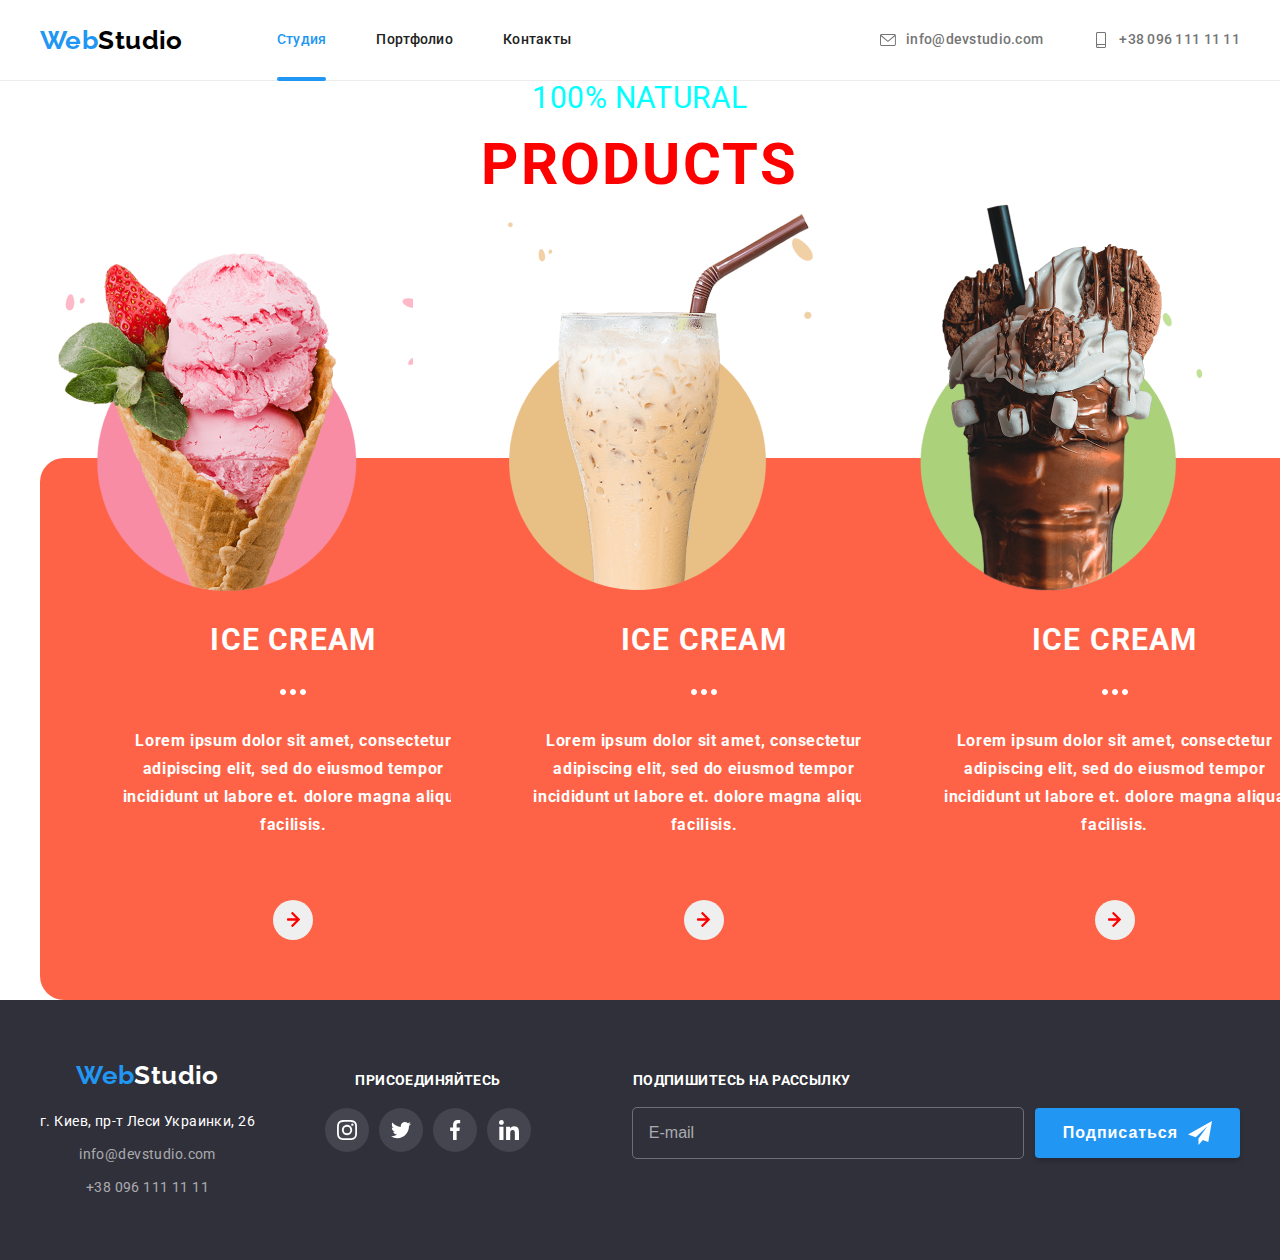
<file: index.html>
<!DOCTYPE html>
<html lang="ru">

<head>
    <meta charset="UTF-8">
    <meta http-equiv="X-UA-Compatible" content="IE=edge">
    <meta name="viewport" content="width=device-width, initial-scale=1.0">
    <title>Module 02</title>
    <!-- Project fonts -->
    <!-- <link rel="stylesheet" href="./css/fonts.css"> -->
    <link rel="preconnect" href="https://fonts.googleapis.com">
    <link rel="preconnect" href="https://fonts.gstatic.com" crossorigin>
    <link
        href="https://fonts.googleapis.com/css2?family=Raleway:wght@700&family=Roboto:wght@400;500;700;900&display=swap"
        rel="stylesheet">

    <!-- Normalize -->
    <link rel="stylesheet" href="https://cdnjs.cloudflare.com/ajax/libs/modern-normalize/1.1.0/modern-normalize.min.css"
        integrity="sha512-wpPYUAdjBVSE4KJnH1VR1HeZfpl1ub8YT/NKx4PuQ5NmX2tKuGu6U/JRp5y+Y8XG2tV+wKQpNHVUX03MfMFn9Q=="
        crossorigin="anonymous" referrerpolicy="no-referrer" />

    <!-- Custom styles -->
    <!-- <link rel="stylesheet" href="./css/styles.css"> -->
    <link rel="stylesheet" href="./css/main.min.css">
</head>

<body>
    <!-- Шапка -->
    <header class="header">
        <div class="container header__container">
            <a class="logo header__logo" href="./index.html">Web<span class="logo--black">Studio</span></a>
            <nav class="navigation">
                <ul class="navigation__list list">
                    <li class="navigation__item">
                        <a class="navigation__link navigation__link--current link" href="./index.html">
                            Студия
                        </a>
                    </li>
                    <li class="navigation__item">
                        <a class="navigation__link link" href="./portfolio.html">Портфолио</a>
                    </li>
                    <li class="navigation__item">
                        <a class="navigation__link link" href="">Контакты</a>
                    </li>
                </ul>
            </nav>
            <ul class="header__contact list">
                <li class="header__item">
                    <a class="header__link link" href="mailto:info@devstudio.com">
                        <svg class="header__icon" width="16" height="16">
                            <use href="./images/icon/sprite.svg#envelop"></use>
                        </svg>
                        info@devstudio.com
                    </a>
                </li>
                <li class="header__item">
                    <a class="header__link link" href="tel:+380961111111">
                        <svg class="header__icon" width="16" height="16">
                            <use href="./images/icon/sprite.svg#smartphone" width="16" height="16"></use>
                        </svg>
                        +38 096 111 11 11
                    </a>
                </li>
            </ul>
            <!-- header-menu -->
            <button class="btn menu-btn" type="button" aria-label="Меню" data-menu-button>
                <svg class="header__menu-icon" width="40" height="40">
                    <use href="./images/icon/sprite.svg#menu"></use>
                    <!-- <use href="./images/icon/sprite.svg#modal-btn"></use> -->
                </svg>
                <svg class="header__cross-icon" width="18" height="18">
                    <use href="./images/icon/sprite.svg#modal-btn"></use>
                </svg>
            </button>
            <div class="menu-container container">
                <ul class="menu-navigation list">
                    <li class="menu-navigation__item ">
                        <a href="./index.html"
                            class="link menu-navigation__link menu-navigation__link--current">Студия</a>
                    </li>
                    <li class="menu-navigation__item">
                        <a href="./portfolio.html" class="link menu-navigation__link">Портфолио</a>
                    </li>
                    <li class="menu-navigation__item">
                        <a href="" class="link menu-navigation__link">Контакты</a>
                    </li>
                </ul>
                <ul class="menu-contact list">
                    <li class="menu-contact__item">
                        <a href="tel:+380961111111" class="link menu-contact__link">+38 096 111 11 11</a>
                    </li>
                    <li class="menu-contact__item">
                        <a href="mailto:info@devstudio.com"
                            class="link menu-contact__link menu-contact__link--mail">info@devstudio.com</a>
                    </li>
                </ul>
                <ul class="menu-socials list">
                    <li class="menu-socials__item">
                        <a href="" class="link menu-socials__link">Instagram</a>
                    </li>
                    <li class="menu-socials__item">
                        <a href="" class="link menu-socials__link">Twitter</a>
                    </li>
                    <li class="menu-socials__item">
                        <a href="" class="link menu-socials__link">Facebook</a>
                    </li>
                    <li class="menu-socials__item">
                        <a href="" class="link menu-socials__link">LinkedIn</a>
                    </li>
                </ul>
            </div>
        </div>
    </header>
    <main>
        <!-- Герой -->
        <!-- <section class="hero">
            <div class="container hero__container">
                <h1 class="hero__title">Эффективные решения<br />для вашего бизнеса</h1>
                <button class="btn hero-btn" type="button" data-modal-open>Заказать услугу</button>
                <div class="backdrop is-hidden" data-modal>
                    <div class="modal-wrapper">
                        <button class="btn modal-btn" type="button" data-modal-close aria-label="Закрить">
                            <svg class="modal-btn__icon" width="11" height="11">
                                <use href="./images/icon/sprite.svg#modal-btn"></use>
                            </svg>
                        </button>
                        <form class="modal-form" name="form-order-service">
                            <h2 class="title modal-form__title">Оставьте свои данные, мы вам перезвоним</h2>
                            <div class="input-container">
                                <input class="input-form" type="text" id="name" name="user-name" placeholder=" "
                                    minlength="3" required>
                                <label class="label-form" for="name">Имя</label>
                                <svg class="input-icon" width="18" height="18">
                                    <use href="./images/icon/sprite-form.svg#person"></use>
                                </svg>
                            </div>
                            <div class="input-container">
                                <input class="input-form" type="tel" id="phone" name="user-phone" placeholder=" ">
                                <label class="label-form" for="phone">Телефон</label>
                                <svg class="input-icon" width="18" height="18">
                                    <use href="./images/icon/sprite-form.svg#phone"></use>
                                </svg>
                            </div>
                            <div class="input-container">
                                <input class="input-form" type="email" id="email" name="user-email" placeholder=" ">
                                <label class="label-form" for="email">Почта</label>
                                <svg class="input-icon" width="18" height="18">
                                    <use href="./images/icon/sprite-form.svg#emai"></use>
                                </svg>
                            </div>
                            <div class="textarea-container">
                                <label class="label-form-comment" for="comment">Комментарий</label>
                                <textarea class="textarea-form-comment" id="comment" name="user-comment"
                                    placeholder="Введите текст"></textarea>
                            </div>

                            <label class="form-policy-group">
                                <input class="checkbox" type="checkbox" name="form-policy">
                                <span class="custom-checkbox">
                                    <svg class="custom-checkbox-icon" width="16" height="15">
                                        <use href="./images/icon/sprite-form.svg#iconcheck"></use>
                                    </svg>
                                </span>
                                Соглашаюсь с рассылкой и принимаю
                                <a class="contract-form" href=""> Условия договора</a>
                            </label>
                            <button class="form-btn" type="submit">Отправить</button>
                        </form>
                    </div>
                </div>
            </div>
        </section> -->
        <!-- Переваги -->
        <!-- <section class="benefits section">
            <div class="container">
                <h2 class="hidden">Преимущества</h2>
                <ul class="benefits-list list">
                    <li class="benefits-list__item">
                        <div class="benefits-list__icon">
                            <svg width="70" height="70" aria-label="antenna">
                                <use href="./images/icon/sprite.svg#antenna" width="70" height="70"></use>
                            </svg>
                        </div>
                        <h3 class="benefits-list__title">Внимание к деталям</h3>
                        <p class="benefits-list__text">Идейные соображения, а также начало повседневной работы по
                            формированию позиции.</p>
                    </li>
                    <li class="benefits-list__item">
                        <div class="benefits-list__icon">
                            <svg width="70" height="70" aria-label="clock">
                                <use href="./images/icon/sprite.svg#clock" width="70" height="70"></use>
                            </svg>
                        </div>
                        <h3 class="benefits-list__title">Пунктуальность</h3>
                        <p class="benefits-list__text">Задача организации, в особенности же рамки и место обучения
                            кадров влечет за собой.</p>
                    </li>
                    <li class="benefits-list__item">
                        <div class="benefits-list__icon">
                            <svg width="70" height="70" aria-label="diagram">
                                <use href="./images/icon/sprite.svg#diagram" width="70" height="70"></use>
                            </svg>
                        </div>
                        <h3 class="benefits-list__title">Планирование</h3>
                        <p class="benefits-list__text">Равным образом консультация с широким активом в значительной
                            степени обуславливает.</p>
                    </li>
                    <li class="benefits-list__item">
                        <div class="benefits-list__icon">
                            <svg width="70" height="70" aria-label="astronaut">
                                <use href="./images/icon/sprite.svg#astronaut" width="70" height="70"></use>
                            </svg>
                        </div>
                        <h3 class="benefits-list__title">Современные технологии</h3>
                        <p class="benefits-list__text">Значимость этих проблем настолько очевидна, что реализация
                            плановых заданий.</p>
                    </li>
                </ul>
            </div>
        </section> -->
        <!-- Чим займаються -->
        <!-- <section class="work section">
            <div class="container">
                <h2 class="work__title title">Чем мы занимаемся</h2>
                <ul class="work-list list">
                    <li class="work-list__item">
                        <img srcset="./images/work/icon1.jpg 1x, ./images/work/icon1@2x.jpg 2x"
                            src="./images/work/icon1.jpg" alt="Игорь Демьяненко">
                       
                        <p class="work-list__description">Десктопные приложения</p>
                    </li>
                    <li class="work-list__item">
                        <img srcset="./images/work/icon2.jpg 1x, ./images/work/icon2@2x.jpg 2x"
                            src="./images/work/icon2.jpg" alt="Игорь Демьяненко">
                        
                        <p class="work-list__description">Мобильные приложения</p>
                    </li>
                    <li class="work-list__item">
                        <img srcset="./images/work/icon3.jpg 1x, ./images/work/icon3@2x.jpg 2x"
                            src="./images/work/icon3.jpg" alt="Игорь Демьяненко">
                        
                        <p class="work-list__description">Дизайнерские решения</p>
                    </li>
                </ul>
            </div>
        </section> -->
        <!-- Наша команда -->
        <!-- <section class="team section">
            <div class="container container-team">
                <h2 class="title-team title">Наша команда</h2>
                <ul class="list list-team">
                    <li class="item">
                        <figure class="figure">
                            <img srcset="./images/team/ihor.jpg 1x, ./images/team/ihor@2x.jpg 2x"
                                src="./images/team/ihor.jpg" alt="Игорь Демьяненко">
                            <figcaption class="figcaption">
                                <h3 class="title">Игорь Демьяненко</h3>
                                <p class="text">Product Designer</p>
                                <ul class="list list-team-icons">
                                    <li class="item-icons">
                                        <a class="link-team-icons" href="" aria-label="instagram">
                                            <svg width="20" height="20">
                                                <use href="./images/icon/sprite.svg#instagram"></use>
                                            </svg>
                                        </a>
                                    </li>
                                    <li class="item-icons">
                                        <a class="link-team-icons" href="" aria-label="twitter">
                                            <svg width="20" height="20">
                                                <use href="./images/icon/sprite.svg#twitter"></use>
                                            </svg>
                                        </a>
                                    </li>
                                    <li class="item-icons">
                                        <a class="link-team-icons" href="" aria-label="facebook">
                                            <svg width="20" height="20">
                                                <use href="./images/icon/sprite.svg#facebook"></use>
                                            </svg>
                                        </a>
                                    </li>
                                    <li class="item-icons">
                                        <a class="link-team-icons" href="" aria-label="linkedin">
                                            <svg width="20" height="20">
                                                <use href="./images/icon/sprite.svg#linkedin"></use>
                                            </svg>
                                        </a>
                                    </li>
                                </ul>
                            </figcaption>
                        </figure>
                    </li>
                    <li class="item">
                        <figure class="figure">
                            <img srcset="./images/team/olha.jpg 1x, ./images/team/olha@2x.jpg 2x"
                                src="./images/team/olha.jpg" alt="Ольга Репина">
                            <figcaption class="figcaption">
                                <h3 class="title">Ольга Репина</h3>
                                <p class="text">Frontend Developer</p>
                                <ul class="list list-team-icons">
                                    <li class="item-icons">
                                        <a class="link-team-icons" href="">
                                            <svg width="20" height="20">
                                                <use href="./images/icon/sprite.svg#instagram"></use>
                                            </svg>
                                        </a>
                                    </li>
                                    <li class="item-icons">
                                        <a class="link-team-icons" href="">
                                            <svg width="20" height="20">
                                                <use href="./images/icon/sprite.svg#twitter"></use>
                                            </svg>
                                        </a>
                                    </li>
                                    <li class="item-icons">
                                        <a class="link-team-icons" href="">
                                            <svg width="20" height="20">
                                                <use href="./images/icon/sprite.svg#facebook"></use>
                                            </svg>
                                        </a>
                                    </li>
                                    <li class="item-icons">
                                        <a class="link-team-icons" href="">
                                            <svg width="20" height="20">
                                                <use href="./images/icon/sprite.svg#linkedin"></use>
                                            </svg>
                                        </a>
                                    </li>
                                </ul>
                            </figcaption>
                        </figure>
                    </li>
                    <li class="item">
                        <figure class="figure">
                            <img srcset="./images/team/nikola.jpg 1x, ./images/team/nikola@2x.jpg 2x"
                                src="./images/team/nikola.jpg" alt="Николай Тарасов">
                            <figcaption class="figcaption">
                                <h3 class="title">Николай Тарасов</h3>
                                <p class="text">Marketing</p>
                                <ul class="list list-team-icons">
                                    <li class="item-icons">
                                        <a class="link-team-icons" href="">
                                            <svg width="20" height="20">
                                                <use href="./images/icon/sprite.svg#instagram"></use>
                                            </svg>
                                        </a>
                                    </li>
                                    <li class="item-icons">
                                        <a class="link-team-icons" href="">
                                            <svg width="20" height="20">
                                                <use href="./images/icon/sprite.svg#twitter"></use>
                                            </svg>
                                        </a>
                                    </li>
                                    <li class="item-icons">
                                        <a class="link-team-icons" href="">
                                            <svg width="20" height="20">
                                                <use href="./images/icon/sprite.svg#facebook"></use>
                                            </svg>
                                        </a>
                                    </li>
                                    <li class="item-icons">
                                        <a class="link-team-icons" href="">
                                            <svg width="20" height="20">
                                                <use href="./images/icon/sprite.svg#linkedin"></use>
                                            </svg>
                                        </a>
                                    </li>
                                </ul>
                            </figcaption>
                        </figure>
                    </li>
                    <li class="item">
                        <figure class="figure">
                            <img srcset="./images/team/mihail.jpg 1x, ./images/team/mihail@2x.jpg 2x"
                                src="./images/team/mihail.jpg" alt="Михаил Ермаков">
                            <figcaption class="figcaption">
                                <h3 class="title">Михаил Ермаков</h3>
                                <p class="text">UI Designer</p>
                                <ul class="list list-team-icons">
                                    <li class="item-icons">
                                        <a class="link-team-icons" href="">
                                            <svg width="20" height="20">
                                                <use href="./images/icon/sprite.svg#instagram"></use>
                                            </svg>
                                        </a>
                                    </li>
                                    <li class="item-icons">
                                        <a class="link-team-icons" href="">
                                            <svg width="20" height="20">
                                                <use href="./images/icon/sprite.svg#twitter"></use>
                                            </svg>
                                        </a>
                                    </li>
                                    <li class="item-icons">
                                        <a class="link-team-icons" href="">
                                            <svg width="20" height="20">
                                                <use href="./images/icon/sprite.svg#facebook"></use>
                                            </svg>
                                        </a>
                                    </li>
                                    <li class="item-icons">
                                        <a class="link-team-icons" href="">
                                            <svg width="20" height="20">
                                                <use href="./images/icon/sprite.svg#linkedin"></use>
                                            </svg>
                                        </a>
                                    </li>
                                </ul>
                            </figcaption>
                        </figure>
                    </li>
                </ul>
            </div>
        </section> -->
        <!-- Постоянные клиенты -->
        <!-- <section class="clients section">
            <div class="container">
                <h2 class="clients__title title">Постоянные клиенты</h2>
                <ul class="logo-list list">
                    <li class="logo-list__item">
                        <a class="logo-list__link" href="">
                            <svg class="logo-list__icon" width="106" height="60">
                                <use href="./images/icon/sprite.svg#logo1"></use>
                            </svg>
                        </a>
                    </li>
                    <li class="logo-list__item">
                        <a class="logo-list__link" href="">
                            <svg class="logo-list__icon" width="106" height="60">
                                <use href="./images/icon/sprite.svg#logo2"></use>
                            </svg>
                        </a>
                    <li class="logo-list__item">
                        <a class="logo-list__link" href="">
                            <svg class="logo-list__icon" width="106" height="60">
                                <use href="./images/icon/sprite.svg#logo3"></use>
                            </svg>
                        </a>
                    </li>
                    <li class="logo-list__item">
                        <a class="logo-list__link" href="">
                            <svg class="logo-list__icon" width="106" height="60">
                                <use href="./images/icon/sprite.svg#logo4"></use>
                            </svg>
                        </a>
                    </li>
                    <li class="logo-list__item">
                        <a class="logo-list__link" href="">
                            <svg class="logo-list__icon" width="106" height="60">
                                <use href="./images/icon/sprite.svg#logo5"></use>
                            </svg>
                        </a>
                    </li>
                    <li class="logo-list__item">
                        <a class="logo-list__link" href="">
                            <svg class="logo-list__icon" width="106" height="60">
                                <use href="./images/icon/sprite.svg#logo6"></use>
                            </svg>
                        </a>
                    </li>
                </ul>
            </div>
        </section> -->
        <!-- Продукти -->
        <section class="products">
            <div class="container">
                <p class="products__text">100% natural</p>
                <h2 class="products__title">products</h2>
                <ul class="products-list list">
                    <li class="products-list__item">
                        <div class="products-list__container">
                            <h3 class="products-list__title">ice cream</h3>
                            <p class="products-list__text">Lorem ipsum dolor sit amet, consectetur adipiscing elit, sed
                                do eiusmod tempor incididunt ut labore et. dolore magna aliqua facilisis.</p>
                            <p class="products-list__text-hidden">Lorem ipsum dolor sit amet, consectetur adipiscing
                                elit, sed
                                do eiusmod tempor incididunt ut labore et. dolore magna aliqua facilisis. Lorem ipsum
                                dolor sit amet, consectetur adipiscing elit, sed
                                do eiusmod tempor incididunt ut labore et. dolore magna aliqua facilisis.</p>
                            <button class="btn products-list__btn" type="button" aria-label="description"
                                data-menu-button>
                                <svg class="products-list__icon-arrow" width="15" height="15">
                                    <use href="./images/icon/sprite.svg#arrow-right"></use>
                                    <!-- <use href="./images/icon/sprite.svg#modal-btn"></use> -->
                                </svg>
                                <svg class="products-list__icon-cross" width="15" height="15">
                                    <use href="./images/icon/sprite.svg#modal-btn"></use>
                                </svg>
                            </button>
                        </div>
                    </li>
                    <li class="products-list__item">
                        <div class="products-list__container">
                            <h3 class="products-list__title">ice cream</h3>
                            <p class="products-list__text">Lorem ipsum dolor sit amet, consectetur adipiscing elit, sed
                                do eiusmod tempor incididunt ut labore et. dolore magna aliqua facilisis.</p>
                            <p class="products-list__text-hidden">Lorem ipsum dolor sit amet, consectetur adipiscing
                                elit, sed
                                do eiusmod tempor incididunt ut labore et. dolore magna aliqua facilisis. Lorem ipsum
                                dolor sit amet, consectetur adipiscing elit, sed
                                do eiusmod tempor incididunt ut labore et. dolore magna aliqua facilisis.</p>
                            <button class="btn products-list__btn" type="button" aria-label="description"
                                data-menu-button>
                                <svg class="products-list__icon-arrow" width="15" height="15">
                                    <use href="./images/icon/sprite.svg#arrow-right"></use>
                                    <!-- <use href="./images/icon/sprite.svg#modal-btn"></use> -->
                                </svg>
                                <svg class="products-list__icon-cross" width="15" height="15">
                                    <use href="./images/icon/sprite.svg#modal-btn"></use>
                                </svg>
                            </button>
                        </div>
                    </li>
                    <li class="products-list__item">
                        <div class="products-list__container">
                            <h3 class="products-list__title">ice cream</h3>
                            <p class="products-list__text">Lorem ipsum dolor sit amet, consectetur adipiscing elit, sed
                                do eiusmod tempor incididunt ut labore et. dolore magna aliqua facilisis.</p>
                            <p class="products-list__text-hidden">Lorem ipsum dolor sit amet, consectetur adipiscing
                                elit, sed
                                do eiusmod tempor incididunt ut labore et. dolore magna aliqua facilisis. Lorem ipsum
                                dolor sit amet, consectetur adipiscing elit, sed
                                do eiusmod tempor incididunt ut labore et. dolore magna aliqua facilisis.</p>
                            <button class="btn products-list__btn" type="button" aria-label="description"
                                data-menu-button>
                                <svg class="products-list__icon-arrow" width="15" height="15">
                                    <use href="./images/icon/sprite.svg#arrow-right"></use>
                                    <!-- <use href="./images/icon/sprite.svg#modal-btn"></use> -->
                                </svg>
                                <svg class="products-list__icon-cross" width="15" height="15">
                                    <use href="./images/icon/sprite.svg#modal-btn"></use>
                                </svg>
                            </button>
                        </div>
                    </li>

                </ul>
            </div>
        </section>

    </main>
    <!-- Підвал -->
    <footer class="footer">
        <div class="container">
            <div class="footer-container">
                <div class="footer-container__tablet">
                    <div class="footer-container-address">
                        <a href="./index.html" class="logo logo--center">Web<span class="logo--white">Studio</span></a>
                        <ul class="list footer-list-address">
                            <li class="item">
                                <address class="footer-address">г. Киев, пр-т Леси Украинки, 26</address>
                            </li>
                            <li class="item"><a class="link link-contact-footer"
                                    href="mailto:info@devstudio.com">info@devstudio.com</a>
                            </li>
                            <li class="item"><a class="link link-contact-footer" href="tel:+380961111111">+38 096 111 11
                                    11</a>
                            </li>
                        </ul>
                    </div>
                    <div class="social-networks-footer">
                        <h2 class="footer-title">присоединяйтесь</h2>
                        <ul class="list list-footer-icons">
                            <li class="item item-footer-icons">
                                <a class="link-footer-icons" href="">
                                    <svg width="20" height="20">
                                        <use href="./images/icon/sprite.svg#instagram"></use>
                                    </svg>
                                </a>
                            </li>
                            <li class="item item-footer-icons">
                                <a class="link-footer-icons" href="">
                                    <svg width="20" height="20">
                                        <use href="./images/icon/sprite.svg#twitter"></use>
                                    </svg>
                                </a>
                            </li>
                            <li class="item item-footer-icons">
                                <a class="link-footer-icons" href="">
                                    <svg width="20" height="20">
                                        <use href="./images/icon/sprite.svg#facebook"></use>
                                    </svg>
                                </a>
                            </li>
                            <li class="item item-footer-icons">
                                <a class="link-footer-icons" href="">
                                    <svg width="20" height="20">
                                        <use href="./images/icon/sprite.svg#linkedin"></use>
                                    </svg>
                                </a>
                            </li>

                        </ul>
                    </div>
                </div>
                <form class="footer-form" name="form-subscription">
                    <label class="label-footer" for="footer-form-email">Подпишитесь на рассылку</label>
                    <div class="input-btn-form-footer">
                        <input class="input-footer" type="email" id="footer-form-email" placeholder="E-mail"
                            name="user-subscription">
                        <button class="footer-btn-form" type="submit">
                            Подписаться
                            <svg class="footer-btn-icon-form" width="24" height="24">
                                <use href="./images/icon/sprite-form.svg#iconsend"></use>
                            </svg>
                        </button>
                    </div>
                </form>
            </div>
        </div>
    </footer>


    <script src="./js/modal.js"></script>
    <script src="./js/menu.js"></script>
</body>

</html>
</file>
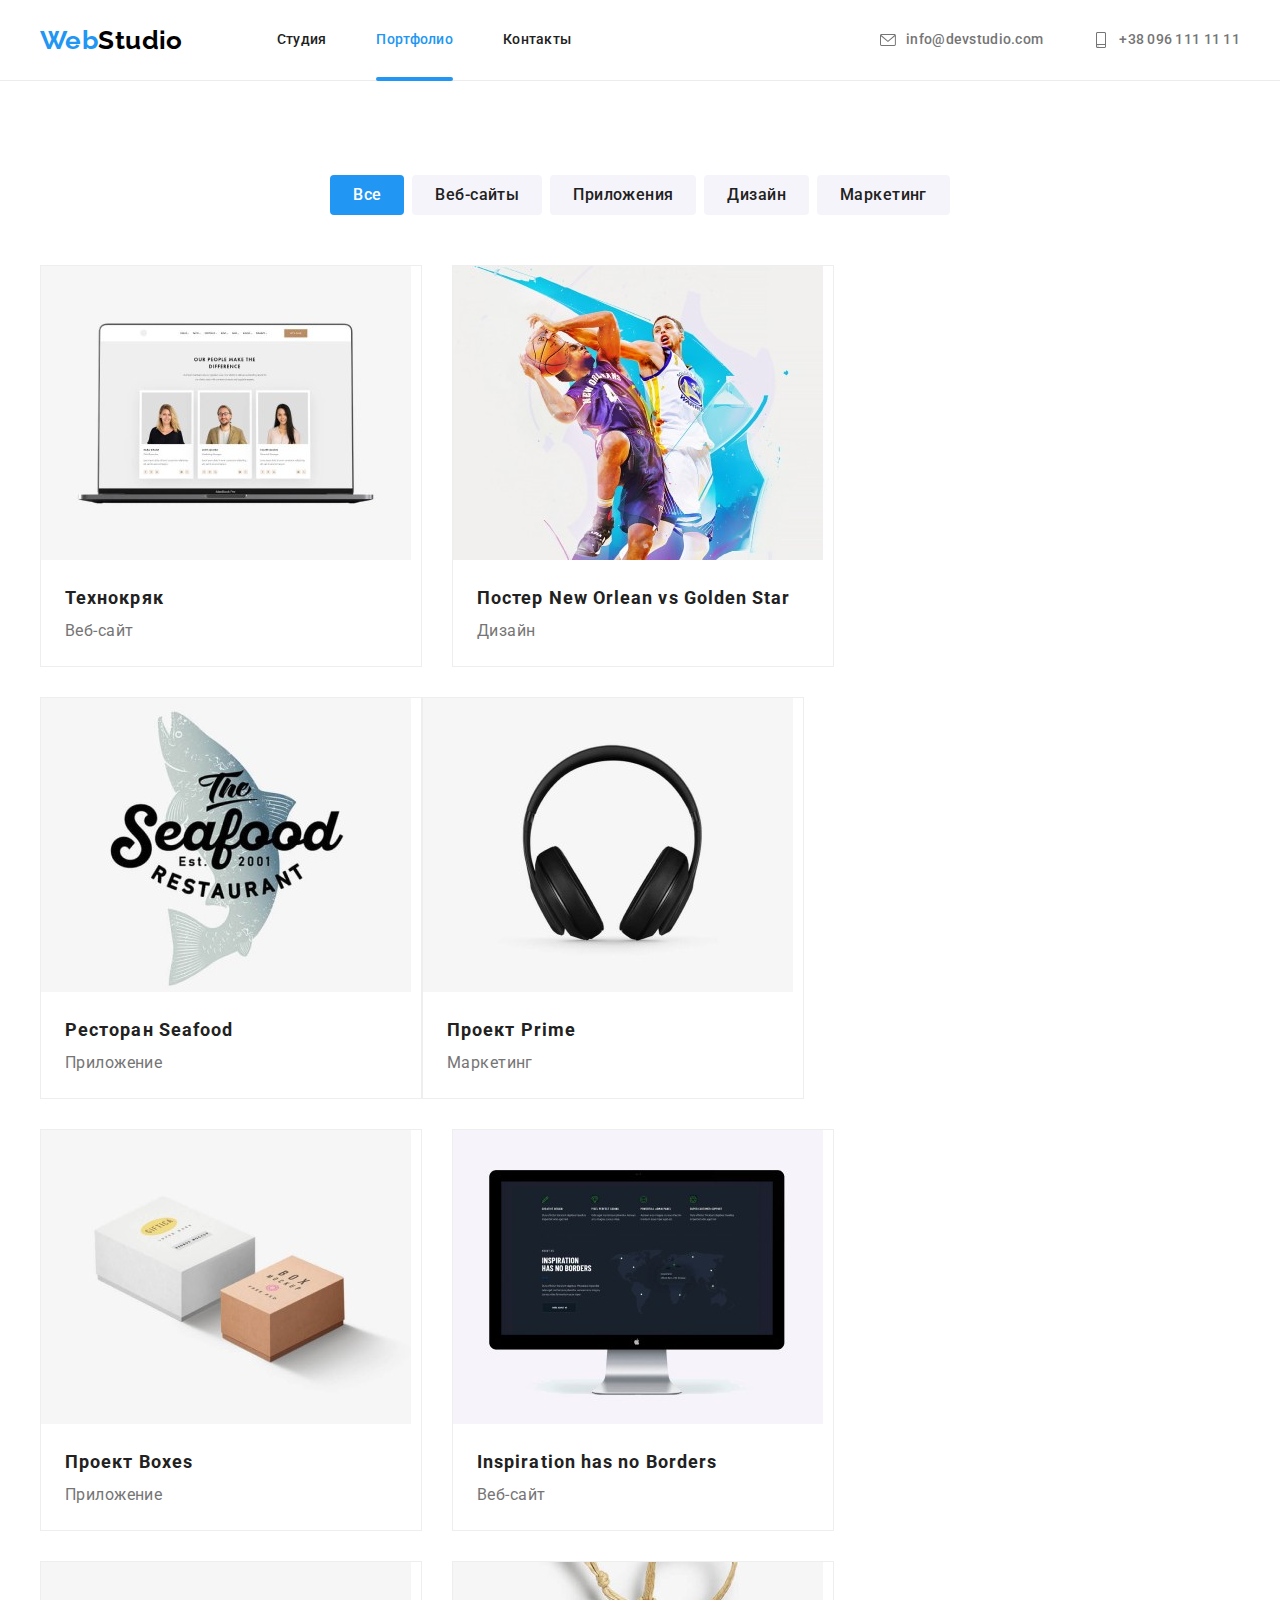
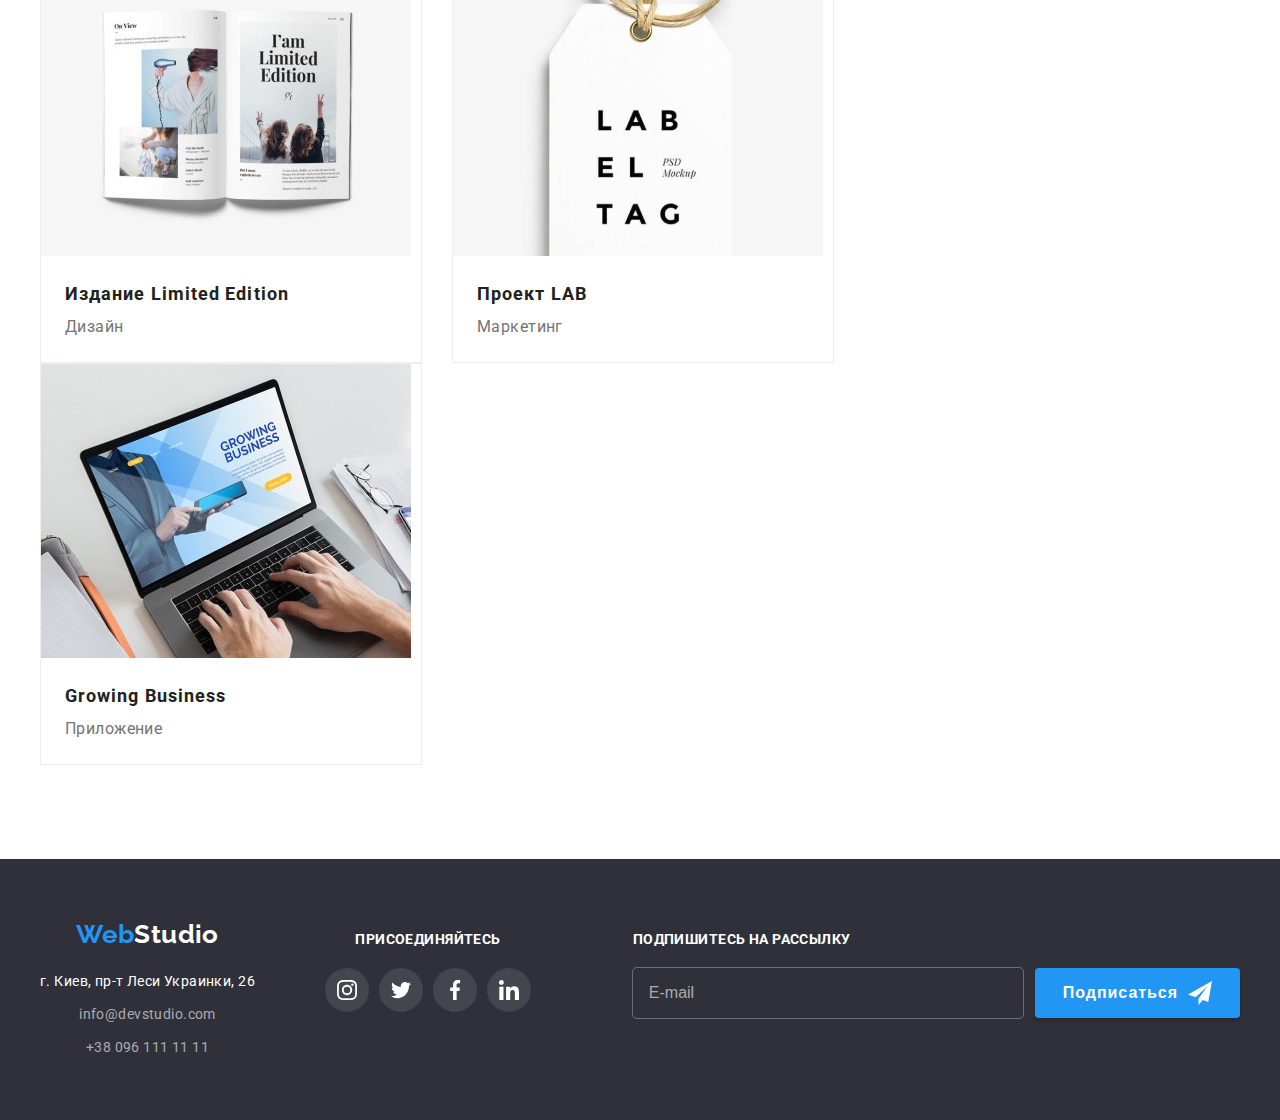
<file: portfolio.html>
<!DOCTYPE html>
<html lang="ru">

<head>
    <meta charset="UTF-8">
    <meta http-equiv="X-UA-Compatible" content="IE=edge">
    <meta name="viewport" content="width=device-width, initial-scale=1.0">
    <title>Portfolio</title>
    <!-- Project fonts -->
    <!-- <link rel="stylesheet" href="./css/fonts.css"> -->
    <link rel="preconnect" href="https://fonts.googleapis.com">
    <link rel="preconnect" href="https://fonts.gstatic.com" crossorigin>
    <link
        href="https://fonts.googleapis.com/css2?family=Raleway:wght@700&family=Roboto:wght@400;500;700;900&display=swap"
        rel="stylesheet">
    <!-- Normalize -->
    <link rel="stylesheet" href="https://cdnjs.cloudflare.com/ajax/libs/modern-normalize/1.1.0/modern-normalize.min.css"
        integrity="sha512-wpPYUAdjBVSE4KJnH1VR1HeZfpl1ub8YT/NKx4PuQ5NmX2tKuGu6U/JRp5y+Y8XG2tV+wKQpNHVUX03MfMFn9Q=="
        crossorigin="anonymous" referrerpolicy="no-referrer" />

    <!-- Custom styles -->
    <!-- <link rel="stylesheet" href="./css/styles.css"> -->
    <link rel="stylesheet" href="./css/main.min.css">
</head>

<body>
    <!-- Шапка -->
    <header class="header">
        <div class="container header__container">
            <a class="logo header__logo" href="./index.html">Web<span class="logo--black">Studio</span></a>
            <nav class="navigation">
                <ul class="navigation__list list">
                    <li class="navigation__item">
                        <a class="navigation__link link" href="./index.html">
                            Студия
                        </a>
                    </li>
                    <li class="navigation__item">
                        <a class="navigation__link navigation__link--current link" href="./portfolio.html">Портфолио</a>
                    </li>
                    <li class="navigation__item">
                        <a class="navigation__link link" href="">Контакты</a>
                    </li>
                </ul>
            </nav>
            <ul class="header__contact list">
                <li class="header__item">
                    <a class="header__link link" href="mailto:info@devstudio.com">
                        <svg class="header__icon" width="16" height="16">
                            <use href="./images/icon/sprite.svg#envelop"></use>
                        </svg>
                        info@devstudio.com
                    </a>
                </li>
                <li class="header__item">
                    <a class="header__link link" href="tel:+380961111111">
                        <svg class="header__icon" width="16" height="16">
                            <use href="./images/icon/sprite.svg#smartphone" width="16" height="16"></use>
                        </svg>
                        +38 096 111 11 11
                    </a>
                </li>
            </ul>
            <!-- header-menu -->
            <button class="btn menu-btn" type="button" aria-label="Меню" data-menu-button>
                <svg class="header__menu-icon" width="40" height="40">
                    <use href="./images/icon/sprite.svg#menu"></use>
                    <!-- <use href="./images/icon/sprite.svg#modal-btn"></use> -->
                </svg>
                <svg class="header__cross-icon" width="18" height="18">
                    <use href="./images/icon/sprite.svg#modal-btn"></use>
                </svg>
            </button>
            <div class="menu-container container">
                <ul class="menu-navigation list">
                    <li class="menu-navigation__item ">
                        <a href="./index.html" class="link menu-navigation__link">Студия</a>
                    </li>
                    <li class="menu-navigation__item">
                        <a href="./portfolio.html"
                            class="link menu-navigation__link menu-navigation__link--current">Портфолио</a>
                    </li>
                    <li class="menu-navigation__item">
                        <a href="" class="link menu-navigation__link">Контакты</a>
                    </li>
                </ul>
                <ul class="menu-contact list">
                    <li class="menu-contact__item">
                        <a href="tel:+380961111111" class="link menu-contact__link">+38 096 111 11 11</a>
                    </li>
                    <li class="menu-contact__item">
                        <a href="mailto:info@devstudio.com"
                            class="link menu-contact__link menu-contact__link--mail">info@devstudio.com</a>
                    </li>
                </ul>
                <ul class="menu-socials list">
                    <li class="menu-socials__item">
                        <a href="" class="link menu-socials__link">Instagram</a>
                    </li>
                    <li class="menu-socials__item">
                        <a href="" class="link menu-socials__link">Twitter</a>
                    </li>
                    <li class="menu-socials__item">
                        <a href="" class="link menu-socials__link">Facebook</a>
                    </li>
                    <li class="menu-socials__item">
                        <a href="" class="link menu-socials__link">LinkedIn</a>
                    </li>
                </ul>
            </div>
        </div>
    </header>
    <main>
        <!-- Портфолио -->
        <section class="portfolio section">
            <div class="container portfolio-container">
                <h1 class="hidden">Портфолио</h1>
                <ul class="list list-button">
                    <li class="item "><button class="btn current-portfolio portfolio-btn" type="button">Все</button>
                    </li>
                    <li class="item"><button class="btn portfolio-btn" type="button">Веб-сайты</button></li>
                    <li class="item"><button class="btn portfolio-btn" type="button">Приложения</button></li>
                    <li class="item"><button class="btn portfolio-btn" type="button">Дизайн</button></li>
                    <li class="item"><button class="btn portfolio-btn" type="button">Маркетинг</button></li>
                </ul>
                <ul class="list list-portfolio">
                    <li class="portfolio-item">
                        <a class="link" href="">
                            <figure class="portfolio-figure">
                                <div class="img-cont-portfolio">
                                    <picture>
                                        <source media="(min-width: 1200px)"
                                            srcset="./images/portfolio/tehnokryak_desk.jpg 1x, ./images/portfolio/tehnokryak_desk@2x.jpg 2x">
                                        <source media="(max-width: 767px)"
                                            srcset="./images/portfolio/tehnokryak_mob.jpg 1x, ./images/portfolio/tehnokryak_mob@2x.jpg 2x">
                                        <source media="(min-width: 768px)"
                                            srcset="./images/portfolio/tehnokryak_tab.jpg 1x, ./images/portfolio/tehnokryak_tab@2x.jpg 2x">

                                        <img src="./images/portfolio/tehnokryak_tab.jpg" alt="Технокряк">
                                    </picture>

                                    <p class="img-portfolio-description">Ресурс предлагает комплексные
                                        предложения
                                        с разным
                                        уровнем функционала и сервисов. Все это позволит посетителю получить
                                        исчерпывающие
                                        сведения о компании или частном лице.
                                    </p>
                                </div>

                                <figcaption class="figcaption-portfolio">
                                    <h2 class="title-cards">Технокряк</h2>
                                    <p class="text-cards">Веб-сайт</p>
                                </figcaption>
                            </figure>
                        </a>
                    </li>
                    <li class="portfolio-item">
                        <a class="link" href="">
                            <figure class="portfolio-figure">
                                <div class="img-cont-portfolio">
                                    <picture>
                                        <source media="(min-width: 1200px)"
                                            srcset="./images/portfolio/orlean_desk.jpg 1x, ./images/portfolio/orlean_desk@2x.jpg 2x">
                                        <source media="(max-width: 767px)"
                                            srcset="./images/portfolio/orlean_mob.jpg 1x, ./images/portfolio/orlean_mob@2x.jpg 2x">
                                        <source media="(min-width: 768px)"
                                            srcset="./images/portfolio/orlean_tab.jpg 1x, ./images/portfolio/orlean_tab@2x.jpg 2x">
                                        <img src="./images/portfolio/orlean_tab.jpg"
                                            alt="Постер New Orlean vs Golden Star">
                                    </picture>

                                    <p class="img-portfolio-description">Ресурс предлагает комплексные
                                        предложения
                                        с разным
                                        уровнем функционала и сервисов. Все это позволит посетителю получить
                                        исчерпывающие
                                        сведения о компании или частном лице.
                                    </p>
                                </div>
                                <figcaption class="figcaption-portfolio">
                                    <h2 class="title-cards">Постер New Orlean vs Golden Star</h2>
                                    <p class="text-cards">Дизайн</p>
                                </figcaption>
                            </figure>
                        </a>
                    </li>
                    <li class="portfolio-item">
                        <a class="link" href="">
                            <figure class="portfolio-figure">
                                <div class="img-cont-portfolio">
                                    <picture>
                                        <source media="(min-width: 1200px)"
                                            srcset="./images/portfolio/seafood_desk.jpg 1x, ./images/portfolio/seafood_desk@2x.jpg 2x">
                                        <source media="(max-width: 767px)"
                                            srcset="./images/portfolio/seafood_mob.jpg 1x, ./images/portfolio/seafood_mob@2x.jpg 2x">
                                        <source media="(min-width: 768px)"
                                            srcset="./images/portfolio/seafood_tab.jpg 1x, ./images/portfolio/seafood_tab@2x.jpg 2x">

                                        <img src="./images/portfolio/seafood_tab.jpg" alt="Ресторан Seafood">
                                    </picture>

                                    <p class="img-portfolio-description">Ресурс предлагает комплексные
                                        предложения
                                        с разным
                                        уровнем функционала и сервисов. Все это позволит посетителю получить
                                        исчерпывающие
                                        сведения о компании или частном лице.
                                    </p>
                                </div>

                                <figcaption class="figcaption-portfolio">
                                    <h2 class="title-cards">Ресторан Seafood</h2>
                                    <p class="text-cards">Приложение</p>
                                </figcaption>
                            </figure>
                        </a>
                    </li>
                    <li class="portfolio-item">
                        <a class="link" href="">
                            <figure class="portfolio-figure">
                                <div class="img-cont-portfolio">
                                    <picture>
                                        <source media="(min-width: 1200px)"
                                            srcset="./images/portfolio/prime_desk.jpg 1x, ./images/portfolio/prime_desk@2x.jpg 2x">
                                        <source media="(max-width: 767px)"
                                            srcset="./images/portfolio/prime_mob.jpg 1x, ./images/portfolio/prime_mob@2x.jpg 2x">
                                        <source media="(min-width: 768px)"
                                            srcset="./images/portfolio/prime_tab.jpg 1x, ./images/portfolio/prime_tab@2x.jpg 2x">

                                        <img src="./images/portfolio/prime_tab.jpg" alt="Проект Prime">
                                    </picture>

                                    <p class="img-portfolio-description">Ресурс предлагает комплексные
                                        предложения
                                        с разным
                                        уровнем функционала и сервисов. Все это позволит посетителю получить
                                        исчерпывающие
                                        сведения о компании или частном лице.
                                    </p>
                                </div>
                                <figcaption class="figcaption-portfolio">
                                    <h2 class="title-cards">Проект Prime</h2>
                                    <p class="text-cards">Маркетинг</p>
                                </figcaption>
                            </figure>
                        </a>
                    </li>
                    <li class="portfolio-item">
                        <a class="link" href="">
                            <figure class="portfolio-figure">
                                <div class="img-cont-portfolio">
                                    <picture>
                                        <source media="(min-width: 1200px)"
                                            srcset="./images/portfolio/boxes_desk.jpg 1x, ./images/portfolio/boxes_desk@2x.jpg 2x">
                                        <source media="(max-width: 767px)"
                                            srcset="./images/portfolio/boxes_mob.jpg 1x, ./images/portfolio/boxes_mob@2x.jpg 2x">
                                        <source media="(min-width: 768px)"
                                            srcset="./images/portfolio/boxes_tab.jpg 1x, ./images/portfolio/boxes_tab@2x.jpg 2x">

                                        <img src="./images/portfolio/boxes_tab.jpg" alt="Проект Boxes">
                                    </picture>

                                    <p class="img-portfolio-description">Ресурс предлагает комплексные
                                        предложения
                                        с разным
                                        уровнем функционала и сервисов. Все это позволит посетителю получить
                                        исчерпывающие
                                        сведения о компании или частном лице.
                                    </p>
                                </div>
                                <figcaption class="figcaption-portfolio">
                                    <h2 class="title-cards">Проект Boxes</h2>
                                    <p class="text-cards">Приложение</p>
                                </figcaption>
                            </figure>
                        </a>
                    </li>
                    <li class="portfolio-item">
                        <a class="link" href="">
                            <figure class="portfolio-figure">
                                <div class="img-cont-portfolio">
                                    <picture>
                                        <source media="(min-width: 1200px)"
                                            srcset="./images/portfolio/borders_desk.jpg 1x, ./images/portfolio/borders_desk@2x.jpg 2x">
                                        <source media="(max-width: 767px)"
                                            srcset="./images/portfolio/borders_mob.jpg 1x, ./images/portfolio/borders_mob@2x.jpg 2x">
                                        <source media="(min-width: 768px)"
                                            srcset="./images/portfolio/borders_tab.jpg 1x, ./images/portfolio/borders_tab@2x.jpg 2x">

                                        <img src="./images/portfolio/borders_tab.jpg" alt="Inspiration has no Borders">
                                    </picture>

                                    <p class="img-portfolio-description">Ресурс предлагает комплексные
                                        предложения
                                        с разным
                                        уровнем функционала и сервисов. Все это позволит посетителю получить
                                        исчерпывающие
                                        сведения о компании или частном лице.
                                    </p>
                                </div>
                                <figcaption class="figcaption-portfolio">
                                    <h2 class="title-cards">Inspiration has no Borders</h2>
                                    <p class="text-cards">Веб-сайт</p>
                                </figcaption>
                            </figure>
                        </a>
                    </li>
                    <li class="portfolio-item">
                        <a class="link" href="">
                            <figure class="portfolio-figure">
                                <div class="img-cont-portfolio">
                                    <picture>
                                        <source media="(min-width: 1200px)"
                                            srcset="./images/portfolio/limited_desk.jpg 1x, ./images/portfolio/limited_desk@2x.jpg 2x">
                                        <source media="(max-width: 767px)"
                                            srcset="./images/portfolio/limited_mob.jpg 1x, ./images/portfolio/limited_mob@2x.jpg 2x">
                                        <source media="(min-width: 768px)"
                                            srcset="./images/portfolio/limited_tab.jpg 1x, ./images/portfolio/limited_tab@2x.jpg 2x">

                                        <img src="./images/portfolio/limited_tab.jpg" alt="Издание Limited Edition">
                                    </picture>

                                    <p class="img-portfolio-description">Ресурс предлагает комплексные
                                        предложения
                                        с разным
                                        уровнем функционала и сервисов. Все это позволит посетителю получить
                                        исчерпывающие
                                        сведения о компании или частном лице.
                                    </p>
                                </div>

                                <figcaption class="figcaption-portfolio">
                                    <h2 class="title-cards">Издание Limited Edition</h2>
                                    <p class="text-cards">Дизайн</p>
                                </figcaption>
                            </figure>
                        </a>
                    </li>
                    <li class="portfolio-item">
                        <a class="link" href="">
                            <figure class="portfolio-figure">
                                <div class="img-cont-portfolio">
                                    <picture>
                                        <source media="(min-width: 1200px)"
                                            srcset="./images/portfolio/lab_desk.jpg 1x, ./images/portfolio/lab_desk@2x.jpg 2x">
                                        <source media="(max-width: 767px)"
                                            srcset="./images/portfolio/lab_mob.jpg 1x, ./images/portfolio/lab_mob@2x.jpg 2x">
                                        <source media="(min-width: 768px)"
                                            srcset="./images/portfolio/lab_tab.jpg 1x, ./images/portfolio/lab_tab@2x.jpg 2x">

                                        <img src="./images/portfolio/lab_tab.jpg" alt="Проект LAB">
                                    </picture>

                                    <p class="img-portfolio-description">Ресурс предлагает комплексные
                                        предложения
                                        с разным
                                        уровнем функционала и сервисов. Все это позволит посетителю получить
                                        исчерпывающие
                                        сведения о компании или частном лице.
                                    </p>
                                </div>

                                <figcaption class="figcaption-portfolio">
                                    <h2 class="title-cards">Проект LAB</h2>
                                    <p class="text-cards">Маркетинг</p>
                                </figcaption>
                            </figure>
                        </a>
                    </li>
                    <li class="portfolio-item">
                        <a class="link" href="">
                            <figure class="portfolio-figure">
                                <div class="img-cont-portfolio">
                                    <picture>
                                        <source media="(min-width: 1200px)"
                                            srcset="./images/portfolio/growing_desk.jpg 1x, ./images/portfolio/growing_desk@2x.jpg 2x">
                                        <source media="(max-width: 767px)"
                                            srcset="./images/portfolio/growing_mob.jpg 1x, ./images/portfolio/growing_mob@2x.jpg 2x">
                                        <source media="(min-width: 768px)"
                                            srcset="./images/portfolio/growing_tab.jpg 1x, ./images/portfolio/growing_tab@2x.jpg 2x">

                                        <img src="./images/portfolio/growing_tab.jpg" alt="Growing Business">
                                    </picture>

                                    <p class="img-portfolio-description">Ресурс предлагает комплексные
                                        предложения
                                        с разным
                                        уровнем функционала и сервисов. Все это позволит посетителю получить
                                        исчерпывающие
                                        сведения о компании или частном лице.
                                    </p>
                                </div>
                                <figcaption class="figcaption-portfolio">
                                    <h2 class="title-cards">Growing Business</h2>
                                    <p class="text-cards">Приложение</p>
                                </figcaption>
                            </figure>
                        </a>
                    </li>
                </ul>
            </div>

        </section>
    </main>
    <!-- Підвал -->
    <footer class="footer">
        <div class="container">
            <div class="footer-container">
                <div class="footer-container__tablet">
                    <div class="footer-container-address">
                        <a href="./index.html" class="logo logo--center">Web<span class="logo--white">Studio</span></a>
                        <ul class="list footer-list-address">
                            <li class="item">
                                <address class="footer-address">г. Киев, пр-т Леси Украинки, 26</address>
                            </li>
                            <li class="item"><a class="link link-contact-footer"
                                    href="mailto:info@devstudio.com">info@devstudio.com</a>
                            </li>
                            <li class="item"><a class="link link-contact-footer" href="tel:+380961111111">+38 096 111 11
                                    11</a>
                            </li>
                        </ul>
                    </div>
                    <div class="social-networks-footer">
                        <h2 class="footer-title">присоединяйтесь</h2>
                        <ul class="list list-footer-icons">
                            <li class="item item-footer-icons">
                                <a class="link-footer-icons" href="">
                                    <svg width="20" height="20">
                                        <use href="./images/icon/sprite.svg#instagram"></use>
                                    </svg>
                                </a>
                            </li>
                            <li class="item item-footer-icons">
                                <a class="link-footer-icons" href="">
                                    <svg width="20" height="20">
                                        <use href="./images/icon/sprite.svg#twitter"></use>
                                    </svg>
                                </a>
                            </li>
                            <li class="item item-footer-icons">
                                <a class="link-footer-icons" href="">
                                    <svg width="20" height="20">
                                        <use href="./images/icon/sprite.svg#facebook"></use>
                                    </svg>
                                </a>
                            </li>
                            <li class="item item-footer-icons">
                                <a class="link-footer-icons" href="">
                                    <svg width="20" height="20">
                                        <use href="./images/icon/sprite.svg#linkedin"></use>
                                    </svg>
                                </a>
                            </li>

                        </ul>
                    </div>
                </div>
                <form class="footer-form" name="form-subscription">
                    <label class="label-footer" for="footer-form-email">Подпишитесь на рассылку</label>
                    <div class="input-btn-form-footer">
                        <input class="input-footer" type="email" id="footer-form-email" placeholder="E-mail"
                            name="user-subscription">
                        <button class="footer-btn-form" type="submit">
                            Подписаться
                            <svg class="footer-btn-icon-form" width="24" height="24">
                                <use href="./images/icon/sprite-form.svg#iconsend"></use>
                            </svg>
                        </button>
                    </div>
                </form>
            </div>
        </div>
    </footer>
    <script src="./js/menu.js"></script>
</body>

</html>
</file>
<file: css/fonts.css>
/* roboto-regular - latin */
@font-face {
    font-family: 'Roboto';
    font-style: normal;
    font-weight: 400;
    src: local(''),
        url('../fonts/roboto-v30-latin-regular.woff2') format('woff2'),
        /* Chrome 26+, Opera 23+, Firefox 39+ */
        url('../fonts/roboto-v30-latin-regular.woff') format('woff');
    /* Chrome 6+, Firefox 3.6+, IE 9+, Safari 5.1+ */
}

/* roboto-500 - latin */
@font-face {
    font-family: 'Roboto';
    font-style: normal;
    font-weight: 500;
    src: local(''),
        url('../fonts/roboto-v30-latin-500.woff2') format('woff2'),
        /* Chrome 26+, Opera 23+, Firefox 39+ */
        url('../fonts/roboto-v30-latin-500.woff') format('woff');
    /* Chrome 6+, Firefox 3.6+, IE 9+, Safari 5.1+ */
}

/* roboto-700 - latin */
@font-face {
    font-family: 'Roboto';
    font-style: normal;
    font-weight: 700;
    src: local(''),
        url('../fonts/roboto-v30-latin-700.woff2') format('woff2'),
        /* Chrome 26+, Opera 23+, Firefox 39+ */
        url('../fonts/roboto-v30-latin-700.woff') format('woff');
    /* Chrome 6+, Firefox 3.6+, IE 9+, Safari 5.1+ */
}

/* roboto-900 - latin */
@font-face {
    font-family: 'Roboto';
    font-style: normal;
    font-weight: 900;
    src: local(''),
        url('../fonts/roboto-v30-latin-900.woff2') format('woff2'),
        /* Chrome 26+, Opera 23+, Firefox 39+ */
        url('../fonts/roboto-v30-latin-900.woff') format('woff');
    /* Chrome 6+, Firefox 3.6+, IE 9+, Safari 5.1+ */
}

/* raleway-regular - latin */
@font-face {
    font-family: 'Raleway';
    font-style: normal;
    font-weight: 400;
    src: local(''),
        url('../fonts/raleway-v27-latin-regular.woff2') format('woff2'),
        /* Chrome 26+, Opera 23+, Firefox 39+ */
        url('../fonts/raleway-v27-latin-regular.woff') format('woff');
    /* Chrome 6+, Firefox 3.6+, IE 9+, Safari 5.1+ */
}

/* raleway-700 - latin */
@font-face {
    font-family: 'Raleway';
    font-style: normal;
    font-weight: 700;
    src: local(''),
        url('../fonts/raleway-v27-latin-700.woff2') format('woff2'),
        /* Chrome 26+, Opera 23+, Firefox 39+ */
        url('../fonts/raleway-v27-latin-700.woff') format('woff');
    /* Chrome 6+, Firefox 3.6+, IE 9+, Safari 5.1+ */
}
</file>
<file: css/styles.css>
/* ======================= */
/*        VARIABLES*/
/* ======================= */
:root {
    /* main */
    --main-color: #757575;
    --white-color: #ffffff;
    --blue-color: #2196F3;
    --black-color: #000000;
    --title-color: #212121;
    --grey-cl-icons: #AFB1B8;
    --background-black-color: #2F303A;
    --bg-grey-cl: #C4C4C4;
    --link-contact-footer: rgba(255, 255, 255, 0.6);
    --bg-cl-footer-icons: rgba(255, 255, 255, 0.1);
    --bg-cl-hero-btn-hover: #188CE8;
    --brd-bot-header: #ECECEC;
    --bg-work-description: rgba(47, 48, 58, 0.8);
    --bg-portfolio-description: rgba(33, 150, 243, 0.9);
    --bg-backdrop: rgba(0, 0, 0, 0.2);
    --border-col-form: rgba(33, 33, 33, 0.2);
    --placeholder-color: rgba(117, 117, 117, 0.5);

    /* portfolio */
    --background-color-portfolio-btn: #F5F4FA;
    --brd-cl-portfolio-fig: #EEEEEE;
    /* Змінна часу */
    --fast-time: 250ms;
    /* Змінна cubic-bezier */
    --easy-in-out: cubic-bezier(0.4, 0, 0.2, 1);





}

/* ================== */
/*        BODY */
/* ================== */
body {
    margin: 0;

    font-family: Roboto, sans-serif;
    /* font-style: normal;
    font-weight: 400; */
    font-size: 14px;
    line-height: 1.71;

    letter-spacing: 0.03em;

    color: var(--main-color);
    background-color: var(--white-color);
}

/* Секції */
.section {
    padding-top: 94px;
    padding-bottom: 94px;
}

/* Контейнер */
.container {
    /* outline: 1px solid red; */
    width: 1200px;

    padding-left: 15px;
    padding-right: 15px;

    margin-left: auto;
    margin-right: auto;
}

/* h1,h2,h3,h4,h5,h6,p / margin: 0 */
h1,
h2,
h3,
h4,
h5,
h6,
p {
    margin: 0;
}

img {
    display: block;
}

/* list */
.list {
    list-style: none;

    margin: 0;
    padding: 0;
}

/* link */
.link {
    text-decoration: none;
}

/* button */
.btn {
    font-family: inherit;
    cursor: pointer;
}

/* Приховані заголовки */
.hidden {
    /* display: none; */
    position: absolute;
    white-space: nowrap;
    width: 1px;
    height: 1px;
    overflow: hidden;
    border: 0;
    padding: 0;
    clip: rect(0 0 0 0);
    clip-path: inset(50%);
    margin: -1px;
}

/* заголовки */
.title {
    font-weight: 700;
    font-size: 36px;
    line-height: 1.17;
    text-align: center;

    color: var(--title-color);
}

/* ================== */
/*        HEADER */
/* ================== */
.header {
    border-bottom: 1px solid var(--brd-bot-header);
}

.header__container {
    display: flex;
    align-items: center;
}

.header__logo {
    margin-right: 94px;
}

.logo {
    font-family: Raleway, sans-serif;
    font-weight: 700;
    font-size: 26px;
    line-height: 1.19;

    text-decoration: none;

    color: var(--blue-color);
}

.logo--black {
    color: var(--black-color);
}

.navigation__list {
    display: flex;
    align-items: center;
}

.navigation__item:not(:last-child) {
    margin-right: 50px;
}

.navigation__link {
    position: relative;

    display: block;
    padding-top: 32px;
    padding-bottom: 32px;

    font-weight: 500;
    line-height: 1.14;
    letter-spacing: 0.02em;

    color: var(--title-color);

    transition: color var(--fast-time) var(--easy-in-out);
}

.navigation__link:focus,
.navigation__link:hover {
    color: var(--blue-color);
    fill: var(--blue-color);
}

/* Підкреслення */
.navigation__link::after {
    position: absolute;

    content: "";
    display: block;
    height: 4px;
    width: 100%;
    background-color: var(--blue-color);

    bottom: -1px;
    left: 0;
    border-radius: 2px;

    opacity: 0;

    transition: opacity var(--fast-time) var(--easy-in-out);
}

.navigation__link:hover::after,
.navigation__link:focus::after {
    opacity: 1;
}

.navigation__link--current {
    color: var(--blue-color);
}

.navigation__link--current::after {
    position: absolute;

    content: "";
    display: block;
    height: 4px;
    width: 100%;
    background-color: var(--blue-color);

    bottom: -1px;
    left: 0;
    border-radius: 2px;

    opacity: 1;
}

/* contact */
.header__contact {
    display: flex;
    margin-left: auto;
}

.header__item:not(:last-child) {
    margin-right: 50px;
}

.header__link {
    display: flex;
    padding-top: 32px;
    padding-bottom: 32px;

    font-weight: 500;

    line-height: 1.14;
    letter-spacing: 0.02em;

    color: var(--main-color);
    fill: var(--main-color);

    transition: color var(--fast-time) var(--easy-in-out);
}

.header__link:focus,
.header__link:hover {
    color: var(--blue-color);
    fill: var(--blue-color);
}

.header__icon {
    margin-right: 10px;
}

/* ================== */
/*       FOOTER */
/* ================== */

.footer {
    /* min-width: 1600px; */
    margin-left: auto;
    margin-right: auto;
    padding-top: 60px;
    padding-bottom: 60px;

    background-color: var(--background-black-color);
}

.footer-list-address {
    margin-top: 20px;
}

.footer-list-address .item:not(:last-child) {
    margin-bottom: 9px;
}

/* Logo */
.logo--white {
    color: var(--white-color);
}

/* address */
.footer-address {
    font-style: normal;
    color: var(--white-color);
}

.link-contact-footer {
    color: var(--link-contact-footer);
}

.footer-container {
    display: flex;
    justify-content: space-between;

}


/* social-networks */
.social-networks-footer {
    margin-top: 12px;

}

.footer-title {

    font-weight: 700;
    font-size: 14px;
    line-height: 1.17;
    text-transform: uppercase;


    color: var(--white-color);

    /* margin-top: 12px; */
    margin-bottom: 20px;
}

.link-footer-icons {
    display: flex;
    justify-content: center;
    align-items: center;
    width: 44px;
    height: 44px;

    background-color: var(--bg-cl-footer-icons);
    border-radius: 50%;
    fill: var(--white-color);

    transition: background-color var(--fast-time) var(--easy-in-out);
}

.link-footer-icons:hover,
.link-footer-icons:focus {
    background-color: var(--blue-color);
    border-radius: 50%;
}

.list-footer-icons {
    display: flex;
    max-height: 44px;

}

.item-footer-icons:not(:last-child) {
    margin-right: 10px;
}

/* footer-form */
.footer-form {
    display: inline-block;

    margin-top: 12px;
    height: 92px;
}

.label-footer {
    display: inline-block;
    margin-bottom: 20px;

    font-weight: 700;
    font-size: 14px;
    line-height: 1.17;
    text-transform: uppercase;


    color: var(--white-color);
}

.input-footer {
    width: 358px;
    max-height: 50px;

    border: none;
    outline: 1px solid rgba(255, 255, 255, 0.3);
    border-radius: 4px;
    background-color: transparent;

    padding: 15px 16px;
    margin-right: 12px;

    color: var(--link-contact-footer);

    font-size: 16px;
    line-height: 1.25;
}


.input-footer::placeholder {
    font-size: 16px;
    line-height: 1.25;


    color: var(--link-contact-footer);
}

.footer-btn-form {
    display: flex;
    align-items: center;
    padding: 10px 28px;
    /* width: 200px; */
    /* height: 50px; */

    box-shadow: 0px 4px 4px rgba(0, 0, 0, 0.15);
    border-radius: 4px;
    border: none;

    background-color: var(--blue-color);
    color: var(--white-color);

    font-weight: 700;
    font-size: 16px;
    line-height: 1.88;
    letter-spacing: 0.06em;

    cursor: pointer;

    transition: background-color var(--fast-time) var(--easy-in-out);
}

.footer-btn-form:focus,
.footer-btn-form:hover {
    background-color: var(--bg-cl-hero-btn-hover);
}

.footer-btn-icon-form {
    margin-left: 10px;
}

.input-btn-form-footer {
    display: flex;
    max-height: 50px;
}


/* =============================================== */
/*                      MAIN */
/* =============================================== */
/* ================== */
/*       HERO */
/* ================== */
.hero {
    max-width: 1600px;

    padding-top: 200px;
    padding-bottom: 200px;
    margin-left: auto;
    margin-right: auto;
    /* min-width: 1600px; */

    background-position: center;
    background-repeat: no-repeat;
    background-size: cover;

    background-color: var(--bg-grey-cl);
    background-image: url(../images/hero/hero-bg.png),
        url(../images/hero/hero-img.png);
}

.hero__container {
    text-align: center;
}

.hero__title {
    margin-bottom: 30px;

    font-weight: 900;
    font-size: 44px;
    line-height: 1.36;

    letter-spacing: 0.06em;
    text-transform: uppercase;

    color: var(--white-color);
}

.hero-btn {
    display: inline-block;

    padding: 10px 32px;
    min-width: 200px;
    border: 1px solid transparent;
    border-radius: 4px;
    text-align: center;


    font-weight: 700;
    font-size: 16px;
    line-height: 1.88;
    letter-spacing: 0.06em;

    color: var(--white-color);

    background-color: var(--blue-color);

    transition: background-color var(--fast-time) var(--easy-in-out);
}

.hero-btn:focus,
.hero-btn:hover {
    background-color: var(--bg-cl-hero-btn-hover);
}

/* ================== */
/*     MODAL-FORM */
/* ================== */
.backdrop {
    position: fixed;
    top: 0;
    left: 0;

    width: 100%;
    height: 100%;
    background-color: var(--bg-backdrop);

    z-index: 10;

    opacity: 1;

    /* visibility: visible; */

    transition: opacity var(--fast-time) var(--easy-in-out),
        visibility var(--fast-time) var(--easy-in-out);
}

.backdrop.is-hidden {
    visibility: hidden;
    opacity: 0;
    pointer-events: none;

}

/* Початковий стан елемента перед анімацією */
.backdrop.is-hidden .modal-wrapper {
    transform: scale(0.3), translate(-50%, -50%);
    opacity: 0;
}

/* Кінцевий стан елемента після анімації */
.backdrop .modal-wrapper {
    transform: scale(1), translate(-50%, -50%);
    opacity: 1;
}

.modal-wrapper {
    position: absolute;
    top: 50%;
    left: 50%;
    transform: translate(-50%, -50%);

    width: 528px;
    height: 581px;

    background-color: var(--white-color);

    box-shadow: 0px 1px 3px rgba(0, 0, 0, 0.12),
        0px 1px 1px rgba(0, 0, 0, 0.14),
        0px 2px 1px rgba(0, 0, 0, 0.2);
    border-radius: 4px;

    transition: transform var(--fast-time) var(--easy-in-out),
        opacity var(--fast-time) var(--easy-in-out);
}

.modal-btn {
    display: flex;
    justify-content: center;
    align-items: center;
    padding: 0;

    position: absolute;
    top: 8px;
    right: 8px;

    border: 1px solid rgba(0, 0, 0, 0.1);
    border-radius: 50%;
    width: 30px;
    height: 30px;

    background-color: var(--white-color);

    transition: fill var(--fast-time) var(--easy-in-out);
}

.modal-btn:hover,
.modal-btn:focus {
    fill: var(--blue-color);
}

/* modal-form */
.modal-form {
    margin-top: 40px;
}

.input-container {
    display: block;
    position: relative;
    width: 448px;
    height: 40px;


    margin-right: auto;
    margin-left: auto;
    margin-bottom: 28px;

}

.label-form {
    display: block;
    text-align: start;
    position: absolute;
    /* top: 13px; */
    left: 42px;
    top: 50%;
    transform: translateY(-50%);

    cursor: pointer;

    font-size: 12px;
    line-height: 1.16;
    letter-spacing: 0.01em;

    transition: transform var(--fast-time) var(--easy-in-out);
}


.input-form {
    padding-left: 42px;

    display: block;
    width: 100%;
    height: 40px;

    z-index: 5;
    border: 0;

    border: 1px solid var(--border-col-form);

    border-radius: 4px;

    cursor: pointer;

    transition: border var(--fast-time) var(--easy-in-out);
}

.input-form:focus {
    border: 1px solid var(--blue-color);
    outline: transparent;
}

.input-form:focus~.input-icon {
    fill: var(--blue-color);
}

.input-form:focus~.label-form,
.input-form:not(:placeholder-shown)~.label-form {

    transform: translate(-42px, -37px);

}

.input-icon {
    display: block;
    position: absolute;
    left: 12px;
    top: 11px;

    z-index: 0;
}

.modal-form__title {
    display: block;

    margin-bottom: 30px;

    font-weight: 700;
    font-size: 20px;
    line-height: 1.17;
}

.textarea-container {
    position: relative;
    width: 448px;

    margin-right: auto;
    margin-left: auto;
    margin-bottom: 20px;

}

.label-form-comment {
    display: block;
    text-align: start;

    position: absolute;
    top: -18px;

    font-size: 12px;
    line-height: 1.16;
    letter-spacing: 0.01em;

    cursor: pointer;
}

.textarea-form-comment {
    display: block;
    text-align: start;
    resize: none;
    width: 100%;
    height: 120px;

    padding: 12px 16px;
    margin-right: auto;
    margin-left: auto;

    border: 1px solid var(--border-col-form);
    border-radius: 4px;

    cursor: pointer;

    transition: border var(--fast-time) var(--easy-in-out);
}

.textarea-form-comment:focus {
    border: 1px solid var(--blue-color);
    outline: transparent;
}

.textarea-form-comment::placeholder {
    font-size: 12px;
    line-height: 14px;
    letter-spacing: 0.01em;

    color: var(--placeholder-color);

}

/* Політика приватності (чекбокс) */
.form-policy-group {
    display: flex;
    align-items: center;
    justify-content: center;

    margin-bottom: 30px;
    cursor: pointer;
}

.checkbox {
    appearance: none;

}

.custom-checkbox {
    display: flex;
    justify-content: center;
    align-items: center;

    margin-right: 7px;

    width: 16px;
    height: 15px;
    outline: 2px solid black;
    outline-offset: -2px;
    border-radius: 2px;

}

.custom-checkbox-icon {
    opacity: 0;
    transition: opacity var(--fast-time) var(--easy-in-out);
}

.checkbox:checked+.custom-checkbox {

    outline: 2px solid var(--blue-color);
}

.checkbox:checked+.custom-checkbox .custom-checkbox-icon {
    opacity: 1;
}

.contract-form {
    font-family: inherit;
    font-size: inherit;
    line-height: inherit;
    letter-spacing: inherit;

    color: var(--blue-color);
}

/* Кнопка */
.form-btn {
    padding: 10px 55px;
    background-color: var(--blue-color);

    color: var(--white-color);
    cursor: pointer;

    font-weight: 700;
    font-size: 16px;
    line-height: 1.86;
    letter-spacing: 0.06em;

    box-shadow: 0px 4px 4px rgba(0, 0, 0, 0.15);
    border-radius: 4px;
    border: none;

    transition: background-color var(--fast-time) var(--easy-in-out);
}

.form-btn:focus,
.form-btn:hover {
    background-color: var(--bg-cl-hero-btn-hover);
}


/* ================== */
/*     BENEFITS */
/* ================== */
.benefits {
    padding-bottom: 0;
}

.benefits-list {
    display: flex;
    justify-content: space-between;
}

.benefits-list__item {
    margin-right: 30px;
    width: 270px;
}

.benefits-list__item:last-child {
    margin-right: 0;
}

.benefits-list__icon {
    display: flex;
    justify-content: center;
    align-items: center;
    width: 100%;
    height: 120px;

    margin-bottom: 30px;

    background-color: var(--background-color-portfolio-btn);
}

.benefits-list__title {
    margin-bottom: 10px;

    font-weight: 700;
    font-size: 14px;
    line-height: 1.14;
    text-transform: uppercase;
    text-align: left;

    color: var(--title-color);
}

/* ================== */
/*    WHAT WE DO */
/* ================== */
.work__title {
    margin-bottom: 50px;
}

.work-list {
    display: flex;
    justify-content: space-between;
}

.work-list__item {
    position: relative;
}

.work-list__item:not(:last-child) {
    margin-right: 30px;
}

.work-list__description {
    display: flex;
    width: 100%;
    height: 70px;
    background-color: var(--bg-work-description);

    justify-content: center;
    align-items: center;

    position: absolute;
    left: 0;
    bottom: 0;

    font-weight: 700;
    font-size: 14px;
    line-height: 1.14;
    text-transform: uppercase;

    color: var(--white-color);
}

/* ================== */
/*      OUR TEAM */
/* ================== */
.list-team {
    display: flex;
    justify-content: space-between;
}

.team {
    /* min-width: 1600px; */

    margin-left: auto;
    margin-right: auto;

    background-color: var(--background-color-portfolio-btn);
}

.figure {
    margin: 0;
    box-shadow: 0px 1px 3px rgba(0, 0, 0, 0.12),
        0px 1px 1px rgba(0, 0, 0, 0.14),
        0px 2px 1px rgba(0, 0, 0, 0.2);
    border-radius: 0px 0px 4px 4px;
    background-color: var(--white-color);
}

.figcaption {
    padding-top: 30px;
    padding-bottom: 30px;
}

.list-team .item:not(:last-child) {
    margin-right: 30px;
}

.list-team .title {
    margin-bottom: 10px;
}

.list-team .text {
    margin-bottom: 16px;
}


/* title */
.title-team {
    margin-bottom: 50px;
}

.list-team .title {
    font-weight: 500;
    font-size: 16px;
    line-height: 1.19;

    text-align: center;

    color: var(--title-color);
}

.text {
    font-size: 16px;
    line-height: 1.19;

    text-align: center;
}

.list-team-icons {
    display: flex;
    width: 206px;
    height: 44px;

    margin-left: auto;
    margin-right: auto;
    justify-content: center;
    align-items: center;

}

.item-icons:not(:last-child) {
    margin-right: 10px;
}

.link-team-icons {
    display: flex;
    justify-content: center;
    align-items: center;

    width: 44px;
    height: 44px;

    border-radius: 50%;

    fill: var(--grey-cl-icons);
    transition: background-color var(--fast-time) var(--easy-in-out),
        fill var(--fast-time) var(--easy-in-out);

}


.link-team-icons:hover,
.link-team-icons:focus {
    fill: var(--white-color);
    background-color: var(--bg-cl-hero-btn-hover);
    border-radius: 50%;
}

/*==================*/
/*      CLIENTS */
/* ================== */

.clients__title {
    margin-bottom: 50px;
}

.logo-list {
    display: flex;
}

.logo-list__link {
    display: flex;
    justify-content: center;
    align-items: center;

    width: 170px;
    height: 92px;


    border: 1px solid #AFB1B8;
    border-radius: 4px;

    fill: var(--grey-cl-icons);


    transition: fill var(--fast-time) var(--easy-in-out),
        border var(--fast-time) var(--easy-in-out);

}

.logo-list__link:hover,
.logo-list__link:focus {
    border: 1px solid var(--blue-color);
    fill: var(--blue-color);
}

.logo-list__item:not(:last-child) {
    margin-right: 30px;
}

/* =============================================== */
/*                      PORTFOLIO */
/* =============================================== */

/* button */
.list-button {
    display: flex;
    justify-content: center;

    margin-bottom: 50px;
}

.portfolio .item:not(:last-child) {
    margin-right: 8px;
}

.portfolio-btn {
    padding: 6px 22px;
    border: 1px solid transparent;
    border-radius: 4px;

    font-weight: 500;
    font-size: 16px;
    line-height: 1.62;

    text-align: center;

    color: var(--title-color);
    background-color: var(--background-color-portfolio-btn);

    transition: background-color var(--fast-time) var(--easy-in-out),
        color var(--fast-time) var(--easy-in-out),
        box-shadow var(--fast-time) var(--easy-in-out);
}

.portfolio-btn:focus,
.portfolio-btn:hover {
    background-color: var(--blue-color);
    color: var(--white-color);
    box-shadow: 0px 3px 1px rgba(0, 0, 0, 0.1),
        0px 1px 2px rgba(0, 0, 0, 0.08),
        0px 2px 2px rgba(0, 0, 0, 0.12);
}

.current-portfolio {
    background-color: var(--blue-color);
    color: var(--white-color);
}

/* cards */
.list-portfolio {
    display: flex;
    flex-wrap: wrap;
    justify-content: center;
}

.figcaption-portfolio {
    padding-top: 20px;
    padding-bottom: 20px;
    padding-left: 24px;
    padding-right: 24px;
}

.portfolio-item {
    position: relative;

    border: 1px solid var(--brd-cl-portfolio-fig);
    margin-right: 30px;
    margin-bottom: 30px;

    background-color: var(--white-color);

    transition: box-shadow var(--fast-time) var(--easy-in-out);
}

.portfolio-item:nth-child(3n) {
    margin-right: 0;
}

.portfolio-item:nth-last-child(-n+3) {
    margin-bottom: 0;
}

.portfolio-item:hover,
.portfolio-item:focus {
    box-shadow: 0px 1px 1px rgba(0, 0, 0, 0.12),
        0px 4px 4px rgba(0, 0, 0, 0.06),
        1px 4px 6px rgba(0, 0, 0, 0.16);
}

.portfolio-figure {

    width: 370px;
    margin: 0;

}

.title-cards {
    margin-bottom: 4px;

    font-weight: 700;
    font-size: 18px;
    line-height: 2;

    letter-spacing: 0.06em;

    color: var(--title-color);
}

.text-cards {
    font-size: 16px;
    line-height: 1.88;

    color: var(--main-color);
}

/* Опис карточок */


.img-portfolio-description {
    position: absolute;
    /* left: 0; */
    /* top: 0; */

    display: flex;
    justify-content: center;
    align-items: center;
    padding-left: 24px;
    padding-right: 24px;

    max-width: 100%;
    height: 294px;

    transition: transform var(--fast-time) var(--easy-in-out);

    background-color: var(--bg-portfolio-description);

    font-size: 18px;
    line-height: 1.56;
    color: var(--white-color);
}


.portfolio-item .link:hover .img-portfolio-description,
.portfolio-item .link:focus .img-portfolio-description {

    transform: translateY(-294px);

}

.img-cont-portfolio {
    position: relative;
    overflow: hidden;
}
</file>
<file: css/main.min.css>
:root{--main-color: #757575;--white-color: #ffffff;--blue-color: #2196F3;--black-color: #000000;--title-color: #212121;--grey-cl-icons: #AFB1B8;--background-black-color: #2F303A;--bg-grey-cl: #C4C4C4;--link-contact-footer: rgba(255, 255, 255, 0.6);--bg-cl-footer-icons: rgba(255, 255, 255, 0.1);--bg-cl-hero-btn-hover: #188CE8;--brd-bot-header: #ECECEC;--bg-work-description: rgba(47, 48, 58, 0.8);--bg-portfolio-description: rgba(33, 150, 243, 0.9);--bg-backdrop: rgba(0, 0, 0, 0.2);--border-col-form: rgba(33, 33, 33, 0.2);--placeholder-color: rgba(117, 117, 117, 0.5);--background-color-portfolio-btn: #F5F4FA;--brd-cl-portfolio-fig: #EEEEEE;--fast-time: 250ms;--easy-in-out: cubic-bezier(0.4, 0, 0.2, 1);--main-font-family: Roboto, sans-serif}.hidden{position:absolute;white-space:nowrap;width:1px;height:1px;overflow:hidden;border:0;padding:0;clip:rect(0 0 0 0);-webkit-clip-path:inset(50%);clip-path:inset(50%);margin:-1px}body{margin:0;font-family:var(--main-font-family);font-weight:400;font-size:14px;line-height:1.71;letter-spacing:.03em;color:var(--main-color);background-color:var(--white-color)}.section{padding-top:60px;padding-bottom:60px}@media screen and (min-width: 1200px){.section{padding-top:94px;padding-bottom:94px}}.btn{font-family:inherit;cursor:pointer}.title{font-weight:700;font-size:36px;line-height:1.17;text-align:center;color:var(--title-color)}.container{padding-left:15px;padding-right:15px;margin-left:auto;margin-right:auto;width:100%}@media screen and (min-width: 480px) and (max-width: 767px){.container{max-width:480px}}@media screen and (min-width: 768px) and (max-width: 1199px){.container{width:768px}}@media screen and (min-width: 1200px){.container{width:1200px}}h1,h2,h3,h4,h5,h6,p{margin:0}img,picture{display:block;max-width:100%;height:auto}.list{list-style:none;margin:0;padding:0}.link{text-decoration:none}.backdrop{position:fixed;top:0;left:0;width:100%;height:100%;background-color:var(--bg-backdrop);z-index:10;opacity:1;-webkit-transition:opacity var(--fast-time) var(--easy-in-out),visibility var(--fast-time) var(--easy-in-out);transition:opacity var(--fast-time) var(--easy-in-out),visibility var(--fast-time) var(--easy-in-out)}.backdrop.is-hidden{visibility:hidden;opacity:0;pointer-events:none}.backdrop.is-hidden .modal-wrapper{-webkit-transform:scale(0.3),translate(-50%, -50%);transform:scale(0.3),translate(-50%, -50%);opacity:0}.backdrop .modal-wrapper{-webkit-transform:scale(1),translate(-50%, -50%);transform:scale(1),translate(-50%, -50%);opacity:1}.modal-wrapper{position:absolute;top:50%;left:50%;-webkit-transform:translate(-50%, -50%);transform:translate(-50%, -50%);height:auto;padding:40px;background-color:var(--white-color);-webkit-box-shadow:0px 1px 3px rgba(0,0,0,0.12),0px 1px 1px rgba(0,0,0,0.14),0px 2px 1px rgba(0,0,0,0.2);box-shadow:0px 1px 3px rgba(0,0,0,0.12),0px 1px 1px rgba(0,0,0,0.14),0px 2px 1px rgba(0,0,0,0.2);border-radius:4px;-webkit-transition:opacity var(--fast-time) var(--easy-in-out),-webkit-transform var(--fast-time) var(--easy-in-out);transition:opacity var(--fast-time) var(--easy-in-out),-webkit-transform var(--fast-time) var(--easy-in-out);transition:transform var(--fast-time) var(--easy-in-out),opacity var(--fast-time) var(--easy-in-out);transition:transform var(--fast-time) var(--easy-in-out),opacity var(--fast-time) var(--easy-in-out),-webkit-transform var(--fast-time) var(--easy-in-out)}@media screen and (max-width: 479px){.modal-wrapper{min-width:375px}}@media screen and (min-width: 480px) and (max-width: 1199px){.modal-wrapper{min-width:450px}}@media screen and (min-width: 1200px){.modal-wrapper{width:528px}}.modal-btn{display:-webkit-box;display:-ms-flexbox;display:flex;-webkit-box-pack:center;-ms-flex-pack:center;justify-content:center;-webkit-box-align:center;-ms-flex-align:center;align-items:center;padding:0;position:absolute;top:8px;right:8px;border:1px solid rgba(0,0,0,0.1);border-radius:50%;width:30px;height:30px;background-color:var(--white-color);-webkit-transition:fill var(--fast-time) var(--easy-in-out);transition:fill var(--fast-time) var(--easy-in-out)}.modal-btn:hover,.modal-btn:focus{fill:var(--blue-color)}.input-container{display:block;position:relative;height:40px;margin-right:auto;margin-left:auto;margin-bottom:28px}.label-form{display:block;text-align:start;position:absolute;left:42px;top:50%;-webkit-transform:translateY(-50%);transform:translateY(-50%);cursor:pointer;font-size:12px;line-height:1.16;letter-spacing:0.01em;-webkit-transition:-webkit-transform var(--fast-time) var(--easy-in-out);transition:-webkit-transform var(--fast-time) var(--easy-in-out);transition:transform var(--fast-time) var(--easy-in-out);transition:transform var(--fast-time) var(--easy-in-out), -webkit-transform var(--fast-time) var(--easy-in-out)}.input-form{padding-left:42px;display:block;width:100%;height:40px;z-index:5;border:0;border:1px solid var(--border-col-form);border-radius:4px;cursor:pointer;-webkit-transition:border var(--fast-time) var(--easy-in-out);transition:border var(--fast-time) var(--easy-in-out)}.input-form:focus{border:1px solid var(--blue-color);outline:transparent}.input-form:focus ~ .input-icon{fill:var(--blue-color)}.input-form:focus ~ .label-form,.input-form:not(:placeholder-shown) ~ .label-form{-webkit-transform:translate(-42px, -37px);transform:translate(-42px, -37px)}.input-icon{display:block;position:absolute;left:12px;top:11px;z-index:0}.modal-form__title{display:block;margin-bottom:30px;font-weight:700;font-size:20px;line-height:1.17}.textarea-container{position:relative;margin-bottom:20px}.label-form-comment{display:block;text-align:start;position:absolute;top:-18px;font-size:12px;line-height:1.16;letter-spacing:0.01em;cursor:pointer}.textarea-form-comment{display:block;text-align:start;resize:none;width:100%;height:120px;padding:12px 16px;border:1px solid var(--border-col-form);border-radius:4px;cursor:pointer;-webkit-transition:border var(--fast-time) var(--easy-in-out);transition:border var(--fast-time) var(--easy-in-out)}.textarea-form-comment:focus{border:1px solid var(--blue-color);outline:transparent}.textarea-form-comment::-webkit-input-placeholder{font-size:12px;line-height:14px;letter-spacing:0.01em;color:var(--placeholder-color)}.textarea-form-comment:-ms-input-placeholder{font-size:12px;line-height:14px;letter-spacing:0.01em;color:var(--placeholder-color)}.textarea-form-comment::-ms-input-placeholder{font-size:12px;line-height:14px;letter-spacing:0.01em;color:var(--placeholder-color)}.textarea-form-comment::placeholder{font-size:12px;line-height:14px;letter-spacing:0.01em;color:var(--placeholder-color)}.form-policy-group{display:-webkit-box;display:-ms-flexbox;display:flex;-ms-flex-wrap:wrap;flex-wrap:wrap;-webkit-box-align:center;-ms-flex-align:center;align-items:center;-webkit-box-pack:center;-ms-flex-pack:center;justify-content:center;margin-bottom:30px;cursor:pointer}@media screen and (max-width: 1199px){.form-policy-group{font-size:12px;line-height:1.17;letter-spacing:.02em}}.checkbox{-webkit-appearance:none;-moz-appearance:none;appearance:none}.custom-checkbox{display:-webkit-box;display:-ms-flexbox;display:flex;-webkit-box-pack:center;-ms-flex-pack:center;justify-content:center;-webkit-box-align:center;-ms-flex-align:center;align-items:center;margin-right:7px;width:16px;height:15px;outline:2px solid black;outline-offset:-2px;border-radius:2px}.custom-checkbox-icon{opacity:0;-webkit-transition:opacity var(--fast-time) var(--easy-in-out);transition:opacity var(--fast-time) var(--easy-in-out)}.checkbox:checked+.custom-checkbox{outline:2px solid var(--blue-color)}.checkbox:checked+.custom-checkbox .custom-checkbox-icon{opacity:1}.contract-form{font-family:inherit;font-size:inherit;line-height:inherit;letter-spacing:inherit;color:var(--blue-color)}.form-btn{padding:10px 55px;background-color:var(--blue-color);color:var(--white-color);cursor:pointer;font-weight:700;font-size:16px;line-height:1.86;letter-spacing:0.06em;-webkit-box-shadow:0px 4px 4px rgba(0,0,0,0.15);box-shadow:0px 4px 4px rgba(0,0,0,0.15);border-radius:4px;border:none;-webkit-transition:background-color var(--fast-time) var(--easy-in-out);transition:background-color var(--fast-time) var(--easy-in-out)}.form-btn:focus,.form-btn:hover{background-color:var(--bg-cl-hero-btn-hover)}.logo{font-family:Raleway, sans-serif;font-weight:700;font-size:26px;line-height:1.19;text-decoration:none;color:var(--blue-color)}.logo--black{color:var(--black-color)}.logo--white{color:var(--white-color)}.logo--center{display:block;text-align:center}.header{border-bottom:1px solid var(--brd-bot-header)}.header__container{display:-webkit-box;display:-ms-flexbox;display:flex;-webkit-box-align:center;-ms-flex-align:center;align-items:center;position:relative}@media screen and (max-width: 1199px){.header__container{-webkit-box-pack:justify;-ms-flex-pack:justify;justify-content:space-between}}@media screen and (min-width: 1200px){.header__logo{margin-right:94px}}@media screen and (max-width: 767px){.navigation{display:none}}.navigation__list{display:-webkit-box;display:-ms-flexbox;display:flex;-webkit-box-align:center;-ms-flex-align:center;align-items:center}.navigation__item:not(:last-child){margin-right:50px}.navigation__link{position:relative;display:block;padding-top:32px;padding-bottom:32px;font-weight:500;font-size:inherit;line-height:1.14;letter-spacing:.02em;color:var(--title-color);-webkit-transition:color var(--fast-time) var(--easy-in-out);transition:color var(--fast-time) var(--easy-in-out)}.navigation__link:focus,.navigation__link:hover{color:var(--blue-color);fill:var(--blue-color)}.navigation__link::after{position:absolute;content:"";display:block;height:4px;width:100%;background-color:var(--blue-color);bottom:-1px;left:0;border-radius:2px;opacity:0;-webkit-transition:opacity var(--fast-time) var(--easy-in-out);transition:opacity var(--fast-time) var(--easy-in-out)}.navigation__link:hover::after,.navigation__link:focus::after{opacity:1}.navigation__link--current{color:var(--blue-color)}.navigation__link--current::after{position:absolute;content:"";display:block;height:4px;width:100%;background-color:var(--blue-color);bottom:-1px;left:0;border-radius:2px;opacity:1}@media screen and (max-width: 767px){.header__contact{display:none}}@media screen and (min-width: 1200px){.header__contact{display:-webkit-box;display:-ms-flexbox;display:flex;margin-left:auto}}@media screen and (max-width: 1199px){.header__item:not(:last-child){margin-bottom:10px}}@media screen and (min-width: 1200px){.header__item:not(:last-child){margin-right:50px}}.header__link{display:-webkit-box;display:-ms-flexbox;display:flex;-webkit-box-align:center;-ms-flex-align:center;align-items:center;font-weight:500;font-size:inherit;line-height:1.14;letter-spacing:.02em;color:var(--main-color);fill:var(--main-color);-webkit-transition:color var(--fast-time) var(--easy-in-out);transition:color var(--fast-time) var(--easy-in-out)}@media screen and (min-width: 1200px){.header__link{padding-top:32px;padding-bottom:32px}}.header__link:focus,.header__link:hover{color:var(--blue-color);fill:var(--blue-color)}.header__icon{margin-right:10px}.menu-btn{border:0;background-color:var(--white-color);padding:0;display:block;width:40px;height:40px;position:relative;z-index:10;color:var(--blue-color);-webkit-transition:fill var(--fast-time) var(--easy-in-out);transition:fill var(--fast-time) var(--easy-in-out)}@media screen and (min-width: 768px){.menu-btn{display:none}}.menu-btn .header__cross-icon{display:none}.menu-btn:hover,.menu-btn:focus .header__menu-icon{fill:var(--blue-color)}.menu-btn:hover,.menu-btn:focus .header__cross-icon{fill:var(--blue-color)}.menu-btn.is-open .header__cross-icon{display:block}.menu-btn.is-open .header__menu-icon{display:none}@media screen and (max-width: 768px){.menu-btn.is-open ~ .menu-container{display:block;-webkit-transform:translateX(0);transform:translateX(0);-webkit-transition:-webkit-transform var(--fast-time) var(--easy-in-out);transition:-webkit-transform var(--fast-time) var(--easy-in-out);transition:transform var(--fast-time) var(--easy-in-out);transition:transform var(--fast-time) var(--easy-in-out), -webkit-transform var(--fast-time) var(--easy-in-out)}}.menu-btn ~ .menu-container{-webkit-transition:-webkit-transform var(--fast-time) var(--easy-in-out);transition:-webkit-transform var(--fast-time) var(--easy-in-out);transition:transform var(--fast-time) var(--easy-in-out);transition:transform var(--fast-time) var(--easy-in-out), -webkit-transform var(--fast-time) var(--easy-in-out)}.menu-btn.is-open{top:0}.header__cross-icon{position:absolute;left:11px;top:11px}.menu-container{position:absolute;top:0;left:0;z-index:9;-webkit-transform:translateX(-800px);transform:translateX(-800px);padding:48px 40px;background-color:var(--white-color)}@media screen and (min-width: 768px){.menu-container{display:none}}.menu-navigation{margin-bottom:302px}.menu-navigation__item:not(:last-child){margin-bottom:32px}.menu-navigation__link{font-weight:500;font-size:40px;line-height:1.17;letter-spacing:.02em;color:var(--title-color);-webkit-transition:color var(--fast-time) var(--easy-in-out);transition:color var(--fast-time) var(--easy-in-out)}.menu-navigation__link:hover,.menu-navigation__link:focus{color:var(--blue-color)}.menu-navigation__link--current{color:var(--blue-color)}.menu-contact{margin-bottom:64px}.menu-contact__item:not(:last-child){margin-bottom:32px}.menu-contact__link{font-weight:500;font-size:34px;line-height:1.17;letter-spacing:.02em;color:var(--blue-color)}.menu-contact__link--mail{font-weight:500;font-size:24px;line-height:1.17;letter-spacing:.02em;color:var(--main-color)}.menu-socials{display:-webkit-box;display:-ms-flexbox;display:flex;-ms-flex-wrap:wrap;flex-wrap:wrap}.menu-socials__item{padding-left:10px}.menu-socials__item:not(:last-child){border-right:1px solid rgba(33,33,33,0.2);padding-right:10px}.menu-socials__item:first-child{padding-left:0}.menu-socials__link{font-weight:500;font-size:18px;line-height:1.22;letter-spacing:.02em;color:var(--blue-color)}.hero{max-width:1600px;padding-top:200px;padding-bottom:200px;margin-left:auto;margin-right:auto;background-position:center;background-repeat:no-repeat;background-size:cover;background-color:var(--bg-grey-cl);background-image:url(../images/hero/hero-bg.png),url(../images/hero/hero-img_sm.jpg)}.hero__container{text-align:center}.hero__title{margin-bottom:30px;font-weight:900;font-size:44px;line-height:1.36;letter-spacing:.06em;text-transform:uppercase;color:var(--white-color)}@media screen and (max-width: 1199px){.hero__title{font-weight:900;font-size:26px;line-height:1.62;letter-spacing:.06em;text-transform:uppercase}}@media screen and (-webkit-min-device-pixel-ratio: 2), screen and (min-resolution: 2dppx){.hero{background-image:url(../images/hero/hero-bg.png),url(../images/hero/hero-img_sm@2x.jpg)}}@media screen and (min-width: 768px){.hero{background-image:url(../images/hero/hero-bg.png),url(../images/hero/hero-img_md.jpg)}}@media screen and (min-width: 768px) and (-webkit-min-device-pixel-ratio: 2), screen and (min-width: 768px) and (min-resolution: 2dppx){.hero{background-image:url(../images/hero/hero-bg.png),url(../images/hero/hero-img_md@2x.jpg)}}@media screen and (min-width: 1200px){.hero{background-image:url(../images/hero/hero-bg.png),url(../images/hero/hero-img_lg.jpg)}}@media screen and (min-width: 1200px) and (-webkit-min-device-pixel-ratio: 2), screen and (min-width: 1200px) and (min-resolution: 2dppx){.hero{background-image:url(../images/hero/hero-bg.png),url(../images/hero/hero-img_lg@2x.jpg)}}.hero-btn{display:inline-block;padding:10px 32px;min-width:200px;border:1px solid transparent;border-radius:4px;text-align:center;font-weight:700;font-size:16px;line-height:1.88;letter-spacing:.06em;color:var(--white-color);background-color:var(--blue-color);-webkit-transition:background-color var(--fast-time) var(--easy-in-out);transition:background-color var(--fast-time) var(--easy-in-out)}.hero-btn:focus,.hero-btn:hover{background-color:var(--bg-cl-hero-btn-hover)}@media screen and (min-width: 1200px){.benefits{padding-bottom:0}}@media screen and (min-width: 768px){.benefits-list{display:-webkit-box;display:-ms-flexbox;display:flex;-ms-flex-wrap:wrap;flex-wrap:wrap;margin:-15px}}@media screen and (max-width: 767px){.benefits-list__item{margin-bottom:30px}}@media screen and (min-width: 768px){.benefits-list__item{margin:15px;width:calc((100% - 2 * 30px) / 2)}}@media screen and (min-width: 1200px){.benefits-list__item{-ms-flex-wrap:nowrap;flex-wrap:nowrap;width:calc((100% - 3 * 30px) / 4);max-width:270px}}@media screen and (max-width: 768px){.benefits-list__item:last-child{margin-bottom:0}}.benefits-list__icon{display:-webkit-box;display:-ms-flexbox;display:flex;-webkit-box-pack:center;-ms-flex-pack:center;justify-content:center;-webkit-box-align:center;-ms-flex-align:center;align-items:center;width:100%;height:120px;margin-bottom:30px;background-color:var(--background-color-portfolio-btn)}.benefits-list__title{margin-bottom:10px;font-weight:700;font-size:inherit;line-height:1.14;letter-spacing:inherit;text-transform:uppercase;text-align:center;color:var(--title-color)}@media screen and (min-width: 768px){.benefits-list__title{text-align:start}}@media screen and (max-width: 1199px){.work{display:none}}.work__title{margin-bottom:50px}.work-list{display:-webkit-box;display:-ms-flexbox;display:flex;-webkit-box-pack:justify;-ms-flex-pack:justify;justify-content:space-between}.work-list__item{position:relative}.work-list__item:not(:last-child){margin-right:30px}.work-list__description{display:-webkit-box;display:-ms-flexbox;display:flex;width:100%;height:70px;background-color:var(--bg-work-description);-webkit-box-pack:center;-ms-flex-pack:center;justify-content:center;-webkit-box-align:center;-ms-flex-align:center;align-items:center;position:absolute;left:0;bottom:0;font-weight:700;font-size:inherit;line-height:1.14;letter-spacing:inherit;text-transform:uppercase;color:var(--white-color)}@media screen and (min-width: 768px) and (max-width: 1199px){.list-team{display:-webkit-box;display:-ms-flexbox;display:flex;-ms-flex-wrap:wrap;flex-wrap:wrap}}@media screen and (min-width: 1200px){.list-team{display:-webkit-box;display:-ms-flexbox;display:flex;-ms-flex-wrap:wrap;flex-wrap:wrap}}@media screen and (max-width: 767px){.list-team .item{width:100%}.list-team .item:not(:last-child){margin-bottom:30px}}@media screen and (min-width: 768px) and (max-width: 1199px){.list-team .item{width:calc((100% - 2 * 15px) / 2)}.list-team .item:nth-child(odd){margin-right:30px}.list-team .item:not(:nth-last-child(-n+2)){margin-bottom:30px}}@media screen and (min-width: 1200px){.list-team .item{width:calc((100% - 6 * 15px) / 4)}.list-team .item:not(:last-child){margin-right:30px}}.list-team .title{margin-bottom:10px}.list-team .text{margin-bottom:16px}.list-team .title{font-weight:500;font-size:16px;line-height:1.19;letter-spacing:inherit;text-align:center;color:var(--title-color)}.team{margin-left:auto;margin-right:auto;background-color:var(--background-color-portfolio-btn)}.figure{margin:0;-webkit-box-shadow:0px 1px 3px rgba(0,0,0,0.12),0px 1px 1px rgba(0,0,0,0.14),0px 2px 1px rgba(0,0,0,0.2);box-shadow:0px 1px 3px rgba(0,0,0,0.12),0px 1px 1px rgba(0,0,0,0.14),0px 2px 1px rgba(0,0,0,0.2);border-radius:0px 0px 4px 4px;background-color:var(--white-color)}.figcaption{padding-top:30px;padding-bottom:24px}.title-team{margin-bottom:50px}.text{font-weight:inherit;font-size:16px;line-height:1.19;letter-spacing:inherit;text-align:center}.list-team-icons{display:-webkit-box;display:-ms-flexbox;display:flex;width:206px;height:44px;margin-left:auto;margin-right:auto;-webkit-box-pack:center;-ms-flex-pack:center;justify-content:center;-webkit-box-align:center;-ms-flex-align:center;align-items:center}.item-icons:not(:last-child){margin-right:10px}.link-team-icons{display:-webkit-box;display:-ms-flexbox;display:flex;-webkit-box-pack:center;-ms-flex-pack:center;justify-content:center;-webkit-box-align:center;-ms-flex-align:center;align-items:center;width:44px;height:44px;border-radius:50%;fill:var(--grey-cl-icons);-webkit-transition:background-color var(--fast-time) var(--easy-in-out),fill var(--fast-time) var(--easy-in-out);transition:background-color var(--fast-time) var(--easy-in-out),fill var(--fast-time) var(--easy-in-out)}.link-team-icons:hover,.link-team-icons:focus{fill:var(--white-color);background-color:var(--bg-cl-hero-btn-hover);border-radius:50%}.clients__title{margin-bottom:30px}@media screen and (min-width: 1200px){.clients__title{margin-bottom:50px}}.logo-list{display:-webkit-box;display:-ms-flexbox;display:flex;-ms-flex-wrap:wrap;flex-wrap:wrap;margin:-15px}.logo-list__item{margin:15px;width:calc((100% - 2 * 30px) / 2)}@media screen and (min-width: 768px){.logo-list__item{width:calc((100% - 3 * 30px) / 3)}}@media screen and (min-width: 1200px){.logo-list__item{width:calc((100% - 6 * 30px) / 6)}}.logo-list__link{display:-webkit-box;display:-ms-flexbox;display:flex;-webkit-box-pack:center;-ms-flex-pack:center;justify-content:center;-webkit-box-align:center;-ms-flex-align:center;align-items:center;width:100%;height:92px;border:1px solid #AFB1B8;border-radius:4px;fill:var(--grey-cl-icons);-webkit-transition:fill var(--fast-time) var(--easy-in-out),border var(--fast-time) var(--easy-in-out);transition:fill var(--fast-time) var(--easy-in-out),border var(--fast-time) var(--easy-in-out)}.logo-list__link:hover,.logo-list__link:focus{border:1px solid var(--blue-color);fill:var(--blue-color)}.products{text-align:center}.products__text{margin-bottom:15px;text-transform:uppercase;font-size:18px;line-height:1.15;color:aqua}@media screen and (min-width: 768px) and (max-width: 1199px){.products__text{margin-bottom:18px;font-size:26px}}@media screen and (min-width: 1200px){.products__text{margin-bottom:16px;font-size:30px;line-height:1.13}}.products__title{margin-bottom:148px;text-transform:uppercase;font-size:34px;line-height:1.15;letter-spacing:0.04em;color:red}@media screen and (min-width: 768px) and (max-width: 1199px){.products__title{margin-bottom:158px;font-size:48px}}@media screen and (min-width: 1200px){.products__title{margin-bottom:261px;font-size:58px;line-height:1.14}}@media screen and (min-width: 768px){.products-list{display:-webkit-box;display:-ms-flexbox;display:flex}}.products-list__item{position:relative}@media screen and (min-width: 768px) and (max-width: 1199px){.products-list__item{width:calc((100% - 2 * 16px) / 3)}}@media screen and (min-width: 1200px){.products-list__item{width:calc((100% - 2 * 32px) / 3)}}@media screen and (max-width: 767px){.products-list__item:not(:last-child){margin-bottom:140px}}@media screen and (min-width: 768px) and (max-width: 1199px){.products-list__item:not(:last-child){margin-right:16px}}@media screen and (min-width: 1200px){.products-list__item:not(:last-child){margin-right:32px}}.products-list__container{background-color:tomato;border-radius:24px;top:140px;left:0;z-index:1;padding:160px 40px 40px 40px;width:100%;color:white}@media screen and (min-width: 768px) and (max-width: 1199px){.products-list__container{padding:118px 32px 40px 32px}}@media screen and (min-width: 1200px){.products-list__container{padding:165px 64px 60px 64px}}.products-list__item::after{content:url(../images/products/products-1_sm.png);position:absolute;top:-140px;left:0;width:100%;height:auto;background-repeat:no-repeat}@media screen and (min-width: 768px) and (max-width: 1199px){.products-list__item::after{content:url(../images/products/products-1_md.png)}}@media screen and (min-width: 1200px){.products-list__item::after{content:url(../images/products/products-1_lg.png);top:-261px}}.products-list__item:nth-child(2)::after{content:url(../images/products/products-2_sm.png)}@media screen and (min-width: 768px) and (max-width: 1199px){.products-list__item:nth-child(2)::after{content:url(../images/products/products-2_md.png)}}@media screen and (min-width: 1200px){.products-list__item:nth-child(2)::after{content:url(../images/products/products-2_lg.png)}}.products-list__item:last-child::after{content:url(../images/products/products-3_sm.png)}@media screen and (min-width: 768px) and (max-width: 1199px){.products-list__item:last-child::after{content:url(../images/products/products-3_md.png)}}@media screen and (min-width: 1200px){.products-list__item:last-child::after{content:url(../images/products/products-3_lg.png)}}.products-list__title{font-size:20px;line-height:1.15;letter-spacing:0.04em;text-transform:uppercase}@media screen and (min-width: 1200px){.products-list__title{font-size:30px;line-height:1.13}}.products-list__title::after{content:" ";width:26px;height:6px;background-image:url(../images/products/elipses.png);display:-webkit-box;display:-ms-flexbox;display:flex;margin-top:32px;margin-bottom:32px;margin-left:auto;margin-right:auto}.products-list__text{margin-bottom:32px;font-weight:700;font-size:14px;line-height:1.52;letter-spacing:0.04em}@media screen and (min-width: 768px) and (max-width: 1199px){.products-list__text{line-height:1.76}}@media screen and (min-width: 1200px){.products-list__text{margin-bottom:60px;font-size:16px;line-height:1.76}}.products-list__btn{border-radius:50%;width:40px;height:40px;border:none;color:red;font-size:20px}.products-list__text-hidden{display:none;-webkit-transform:translateX(-1000px);transform:translateX(-1000px);position:absolute;bottom:0;left:0;padding-left:40px;padding-right:40px;padding-bottom:80px}.products-list__icon-arrow{fill:red}.products-list__icon-cross{display:none}.footer{margin-left:auto;margin-right:auto;padding-top:60px;padding-bottom:60px;background-color:var(--background-black-color)}@media screen and (min-width: 1200px){.footer-container-address{margin-right:70px}}.footer-list-address{margin-top:20px;margin-bottom:60px;text-align:center}@media screen and (min-width: 768px){.footer-list-address{margin-bottom:0}}.footer-list-address .item:not(:last-child){margin-bottom:9px}.footer-address{font-style:normal;color:var(--white-color)}.link-contact-footer{color:var(--link-contact-footer)}@media screen and (min-width: 1200px){.footer-container{display:-webkit-box;display:-ms-flexbox;display:flex;-webkit-box-pack:justify;-ms-flex-pack:justify;justify-content:space-between}}@media screen and (min-width: 768px){.footer-container__tablet{display:-webkit-box;display:-ms-flexbox;display:flex;-ms-flex-pack:distribute;justify-content:space-around;margin-bottom:60px}}@media screen and (min-width: 1200px){.footer-container__tablet{margin-bottom:0}}.social-networks-footer{margin-bottom:60px;text-align:center}@media screen and (min-width: 768px){.social-networks-footer{margin-bottom:0;margin-top:5px}}@media screen and (min-width: 1200px){.social-networks-footer{margin-top:12px}}.footer-title{font-weight:700;font-size:inherit;line-height:1.17;letter-spacing:inherit;text-transform:uppercase;color:var(--white-color);margin-bottom:20px}.link-footer-icons{display:-webkit-box;display:-ms-flexbox;display:flex;-webkit-box-pack:center;-ms-flex-pack:center;justify-content:center;-webkit-box-align:center;-ms-flex-align:center;align-items:center;width:44px;height:44px;background-color:var(--bg-cl-footer-icons);border-radius:50%;fill:var(--white-color);-webkit-transition:background-color var(--fast-time) var(--easy-in-out);transition:background-color var(--fast-time) var(--easy-in-out)}.link-footer-icons:hover,.link-footer-icons:focus{background-color:var(--blue-color);border-radius:50%}.list-footer-icons{display:-webkit-box;display:-ms-flexbox;display:flex;max-height:44px;-webkit-box-pack:center;-ms-flex-pack:center;justify-content:center}.item-footer-icons:not(:last-child){margin-right:10px}.footer-form{display:block;text-align:center}@media screen and (min-width: 1200px){.footer-form{margin-top:12px}}.label-footer{display:inline-block;margin-bottom:20px;font-weight:700;font-size:inherit;line-height:1.17;letter-spacing:inherit;text-transform:uppercase;color:var(--white-color)}@media screen and (min-width: 1200px){.label-footer{display:block;text-align:start}}.input-footer{max-height:50px;margin-bottom:20px;border:none;outline:1px solid rgba(255,255,255,0.3);border-radius:4px;background-color:transparent;padding:15px 16px;color:var(--link-contact-footer);font-size:16px;line-height:1.25}@media screen and (max-width: 767px){.input-footer{width:100%}}@media screen and (min-width: 768px) and (max-width: 1199px){.input-footer{width:450px}}@media screen and (min-width: 1200px){.input-footer{width:358px;margin-bottom:0;margin-right:12px}}.input-footer::-webkit-input-placeholder{font-size:16px;line-height:1.25;color:var(--link-contact-footer)}.input-footer:-ms-input-placeholder{font-size:16px;line-height:1.25;color:var(--link-contact-footer)}.input-footer::-ms-input-placeholder{font-size:16px;line-height:1.25;color:var(--link-contact-footer)}.input-footer::placeholder{font-size:16px;line-height:1.25;color:var(--link-contact-footer)}.footer-btn-form{margin-right:auto;margin-left:auto;display:-webkit-box;display:-ms-flexbox;display:flex;-webkit-box-pack:center;-ms-flex-pack:center;justify-content:center;-webkit-box-align:center;-ms-flex-align:center;align-items:center;padding:10px 28px;-webkit-box-shadow:0px 4px 4px rgba(0,0,0,0.15);box-shadow:0px 4px 4px rgba(0,0,0,0.15);border-radius:4px;border:none;background-color:var(--blue-color);color:var(--white-color);font-weight:700;font-size:16px;line-height:1.88;letter-spacing:.06em;cursor:pointer;-webkit-transition:background-color var(--fast-time) var(--easy-in-out);transition:background-color var(--fast-time) var(--easy-in-out)}.footer-btn-form:focus,.footer-btn-form:hover{background-color:var(--bg-cl-hero-btn-hover)}.footer-btn-icon-form{margin-left:10px}@media screen and (min-width: 1200px){.input-btn-form-footer{display:-webkit-box;display:-ms-flexbox;display:flex;height:50px}}.list-button{display:-webkit-box;display:-ms-flexbox;display:flex;-ms-flex-wrap:wrap;flex-wrap:wrap;-webkit-box-pack:start;-ms-flex-pack:start;justify-content:start;margin-bottom:50px;margin-right:auto}@media screen and (min-width: 768px){.list-button{-webkit-box-pack:center;-ms-flex-pack:center;justify-content:center}}.list-button .item:not(:last-child){margin-right:8px}@media screen and (max-width: 767px){.list-button .item:nth-last-child(-n+2){margin-top:15px}}@media screen and (max-width: 404px){.list-button .item:nth-last-child(-n+3){margin-top:15px}}.portfolio-btn{padding:6px 22px;border:1px solid transparent;border-radius:4px;font-weight:500;font-size:16px;line-height:1.62;letter-spacing:inherit;text-align:center;color:var(--title-color);background-color:var(--background-color-portfolio-btn);-webkit-transition:background-color var(--fast-time) var(--easy-in-out),color var(--fast-time) var(--easy-in-out),-webkit-box-shadow var(--fast-time) var(--easy-in-out);transition:background-color var(--fast-time) var(--easy-in-out),color var(--fast-time) var(--easy-in-out),-webkit-box-shadow var(--fast-time) var(--easy-in-out);transition:background-color var(--fast-time) var(--easy-in-out),color var(--fast-time) var(--easy-in-out),box-shadow var(--fast-time) var(--easy-in-out);transition:background-color var(--fast-time) var(--easy-in-out),color var(--fast-time) var(--easy-in-out),box-shadow var(--fast-time) var(--easy-in-out),-webkit-box-shadow var(--fast-time) var(--easy-in-out)}.portfolio-btn:focus,.portfolio-btn:hover{background-color:var(--blue-color);color:var(--white-color);-webkit-box-shadow:0px 3px 1px rgba(0,0,0,0.1),0px 1px 2px rgba(0,0,0,0.08),0px 2px 2px rgba(0,0,0,0.12);box-shadow:0px 3px 1px rgba(0,0,0,0.1),0px 1px 2px rgba(0,0,0,0.08),0px 2px 2px rgba(0,0,0,0.12)}.current-portfolio{background-color:var(--blue-color);color:var(--white-color)}@media screen and (min-width: 768px) and (max-width: 1199px){.list-portfolio{display:-webkit-box;display:-ms-flexbox;display:flex;-ms-flex-wrap:wrap;flex-wrap:wrap;-webkit-box-pack:justify;-ms-flex-pack:justify;justify-content:space-between}}@media screen and (min-width: 1200px){.list-portfolio{display:-webkit-box;display:-ms-flexbox;display:flex;-ms-flex-wrap:wrap;flex-wrap:wrap}}.figcaption-portfolio{padding:20px 24px}.portfolio-item{position:relative;border:1px solid var(--brd-cl-portfolio-fig);background-color:var(--white-color);-webkit-transition:-webkit-box-shadow var(--fast-time) var(--easy-in-out);transition:-webkit-box-shadow var(--fast-time) var(--easy-in-out);transition:box-shadow var(--fast-time) var(--easy-in-out);transition:box-shadow var(--fast-time) var(--easy-in-out), -webkit-box-shadow var(--fast-time) var(--easy-in-out)}@media screen and (min-width: 768px) and (max-width: 1199px){.portfolio-item{width:calc((100% - 2 * 15px) / 2)}}@media screen and (min-width: 1200px){.portfolio-item{width:calc((100% - 4 * 15px) / 3);margin-right:30px;margin-bottom:30px}.portfolio-item:nth-child(3n){margin-right:0}.portfolio-item:nth-last-child(-n+3){margin-bottom:0}}.portfolio-item:hover,.portfolio-item:focus{-webkit-box-shadow:0px 1px 1px rgba(0,0,0,0.12),0px 4px 4px rgba(0,0,0,0.06),1px 4px 6px rgba(0,0,0,0.16);box-shadow:0px 1px 1px rgba(0,0,0,0.12),0px 4px 4px rgba(0,0,0,0.06),1px 4px 6px rgba(0,0,0,0.16)}@media screen and (max-width: 767px){.portfolio-item:not(:last-child){margin-bottom:30px}}@media screen and (min-width: 768px) and (max-width: 1199px){.portfolio-item:not(:last-child){margin-bottom:30px}}.portfolio-figure{margin:0}.title-cards{font-weight:700;font-size:18px;line-height:2;letter-spacing:.06em;color:var(--title-color)}.text-cards{font-weight:inherit;font-size:16px;line-height:1.88;letter-spacing:inherit;color:var(--main-color)}.img-portfolio-description{position:absolute;display:-webkit-box;display:-ms-flexbox;display:flex;-webkit-box-pack:center;-ms-flex-pack:center;justify-content:center;-webkit-box-align:center;-ms-flex-align:center;align-items:center;padding-left:24px;padding-right:24px;height:294px;-webkit-transition:-webkit-transform var(--fast-time) var(--easy-in-out);transition:-webkit-transform var(--fast-time) var(--easy-in-out);transition:transform var(--fast-time) var(--easy-in-out);transition:transform var(--fast-time) var(--easy-in-out), -webkit-transform var(--fast-time) var(--easy-in-out);background-color:var(--bg-portfolio-description);font-weight:inherit;font-size:18px;line-height:1.56;letter-spacing:inherit;color:var(--white-color)}.portfolio-item .link:hover .img-portfolio-description,.portfolio-item .link:focus .img-portfolio-description{-webkit-transform:translateY(-294px);transform:translateY(-294px)}.img-cont-portfolio{position:relative;overflow:hidden}
/*# sourceMappingURL=main.min.css.map */
</file>
